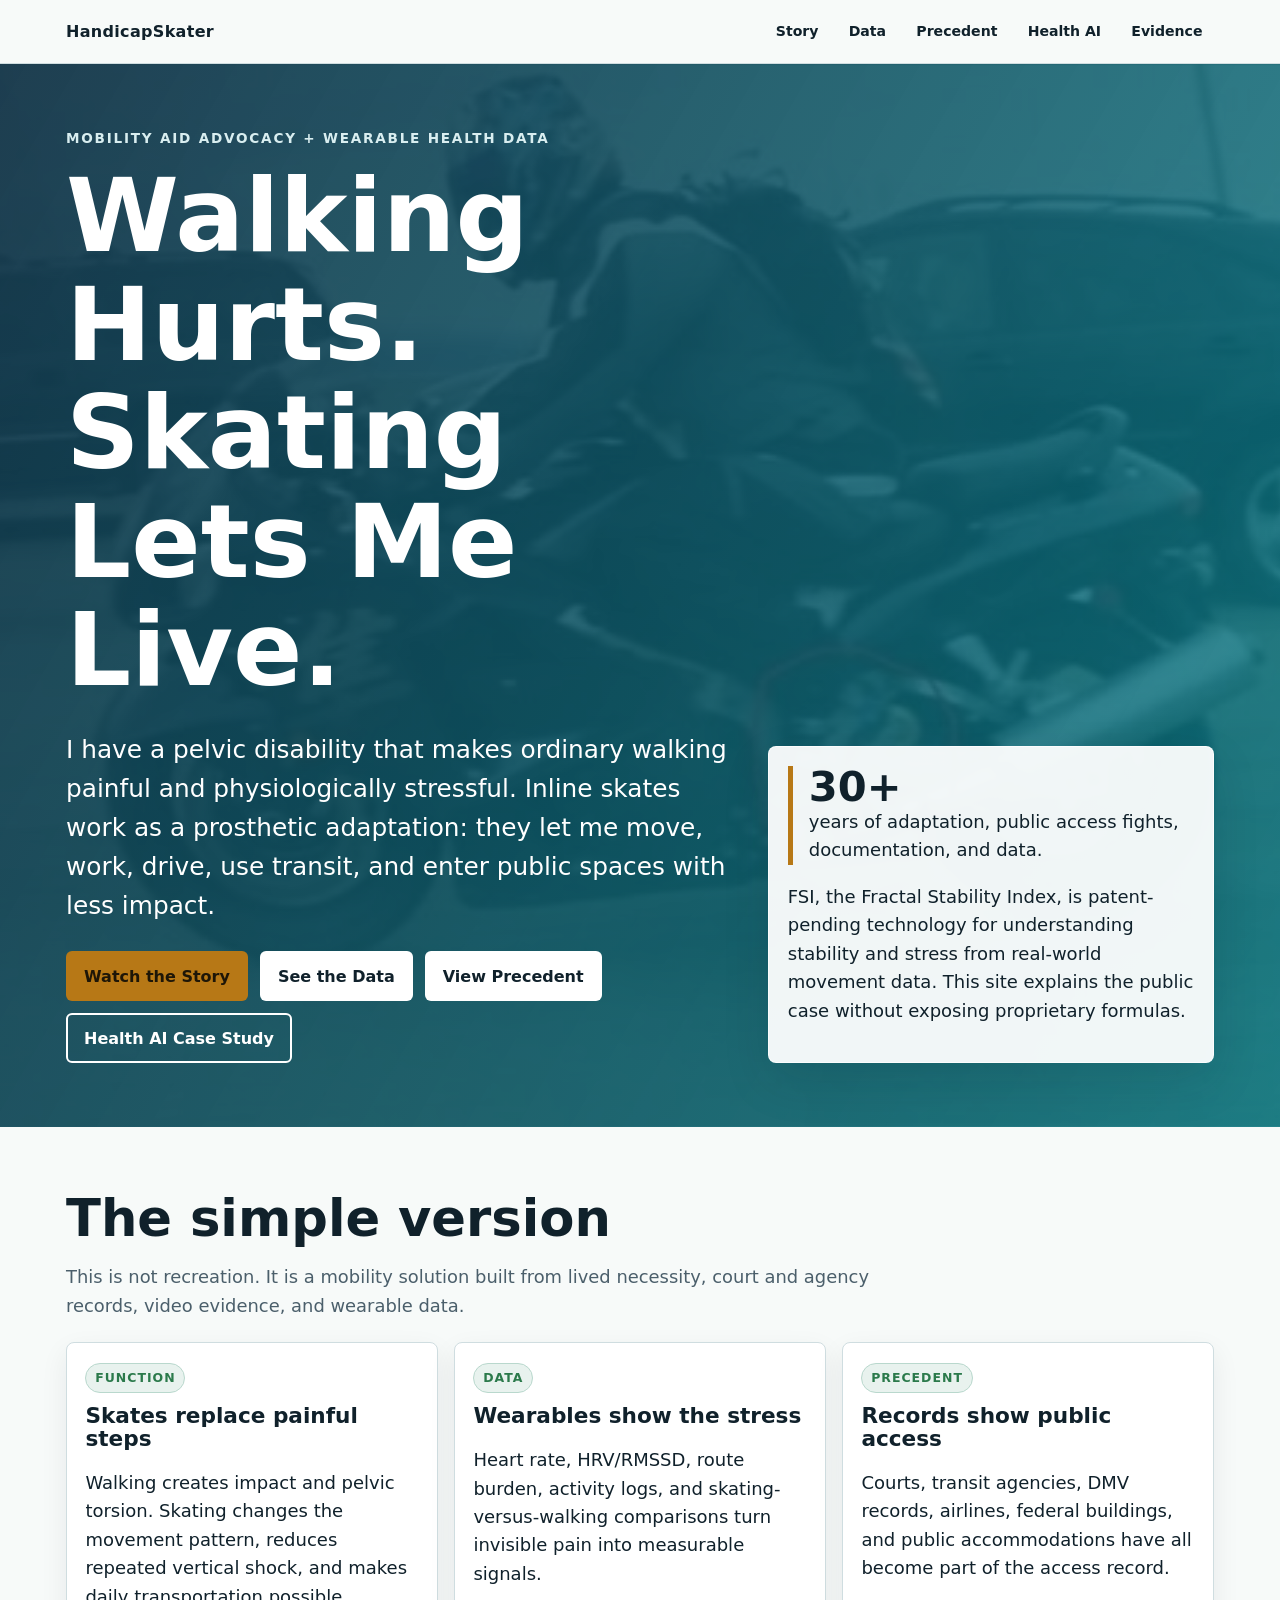
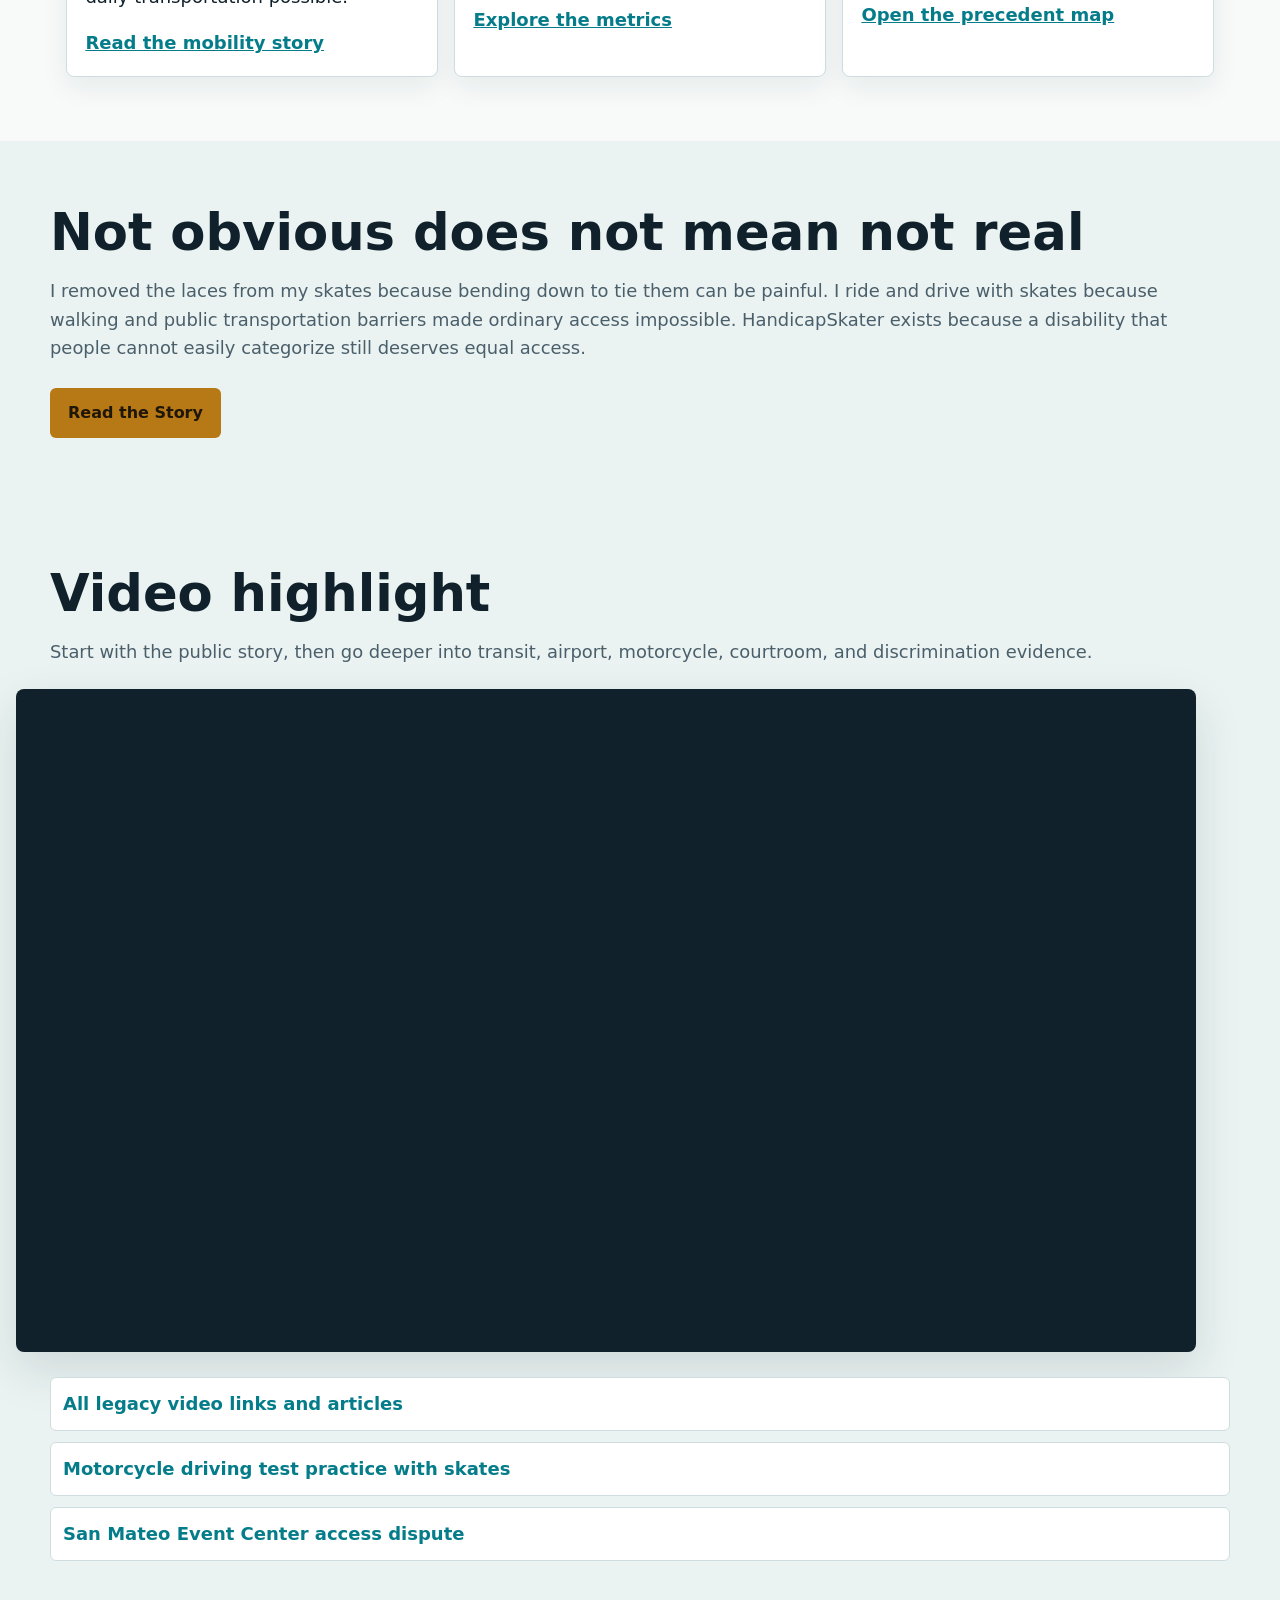
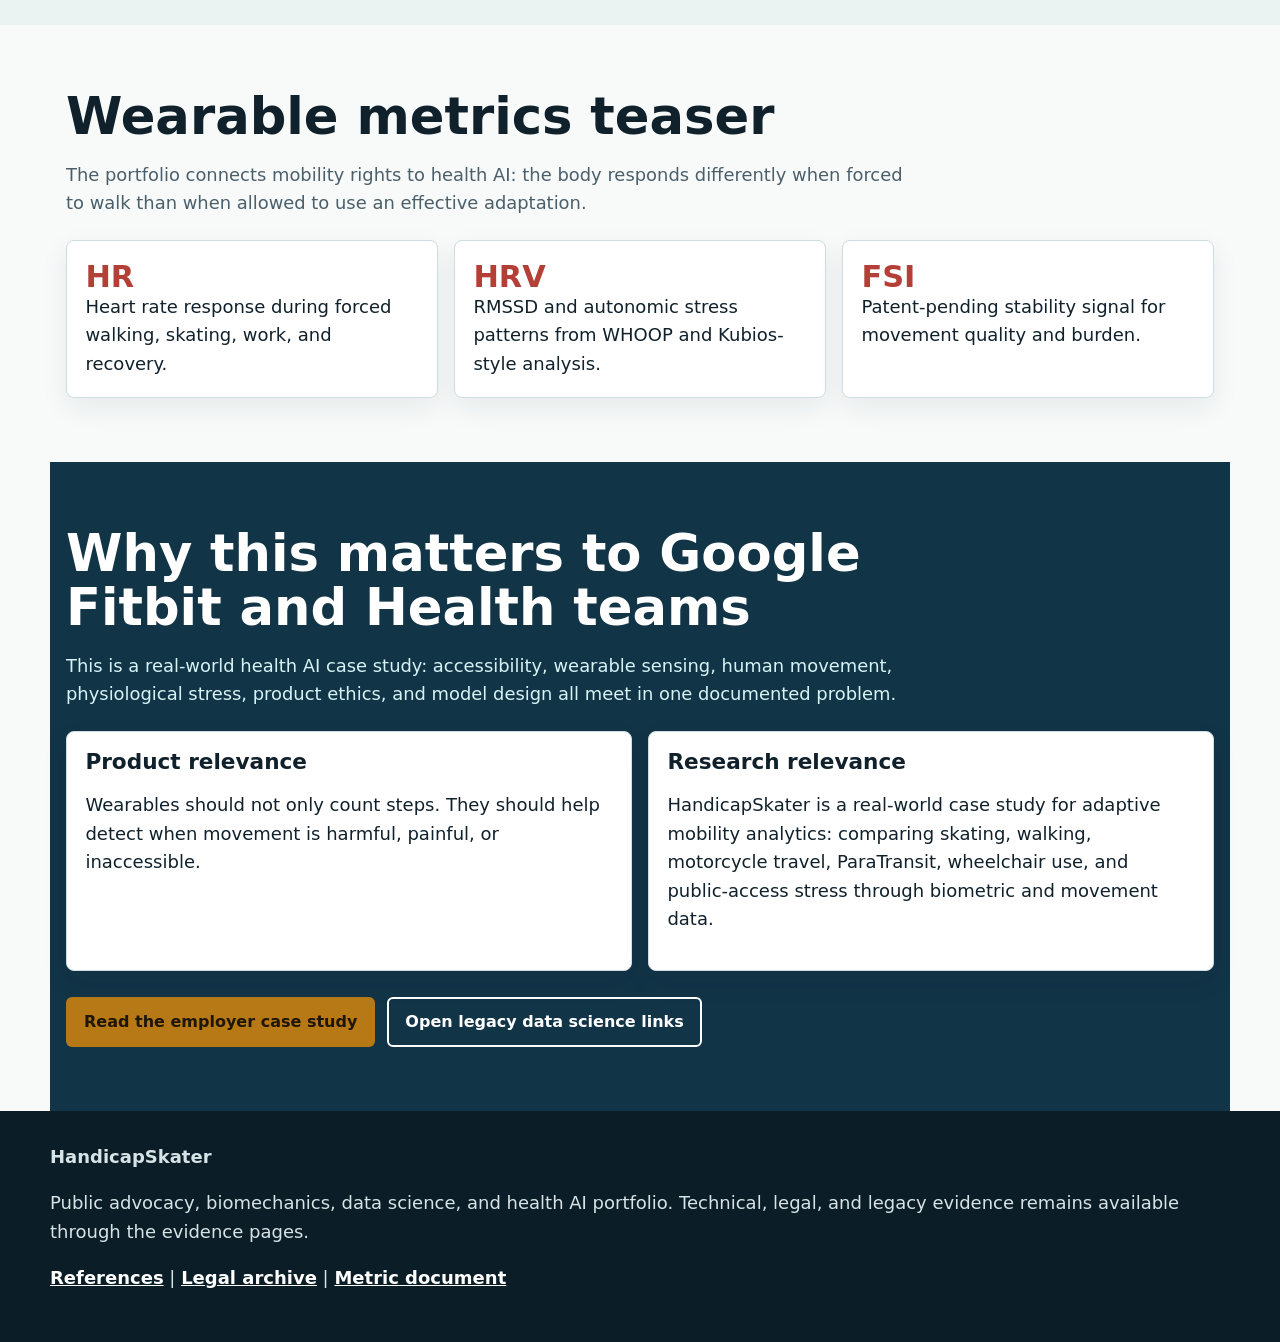
<file: index.htm>
<!doctype html>
<html lang="en">
<head>
  <meta charset="utf-8">
  <meta http-equiv="refresh" content="0; url=index.html">
  <title>HandicapSkater</title>
</head>
<body>
  <p><a href="index.html">Go to HandicapSkater</a></p>
</body>
</html>
</file>
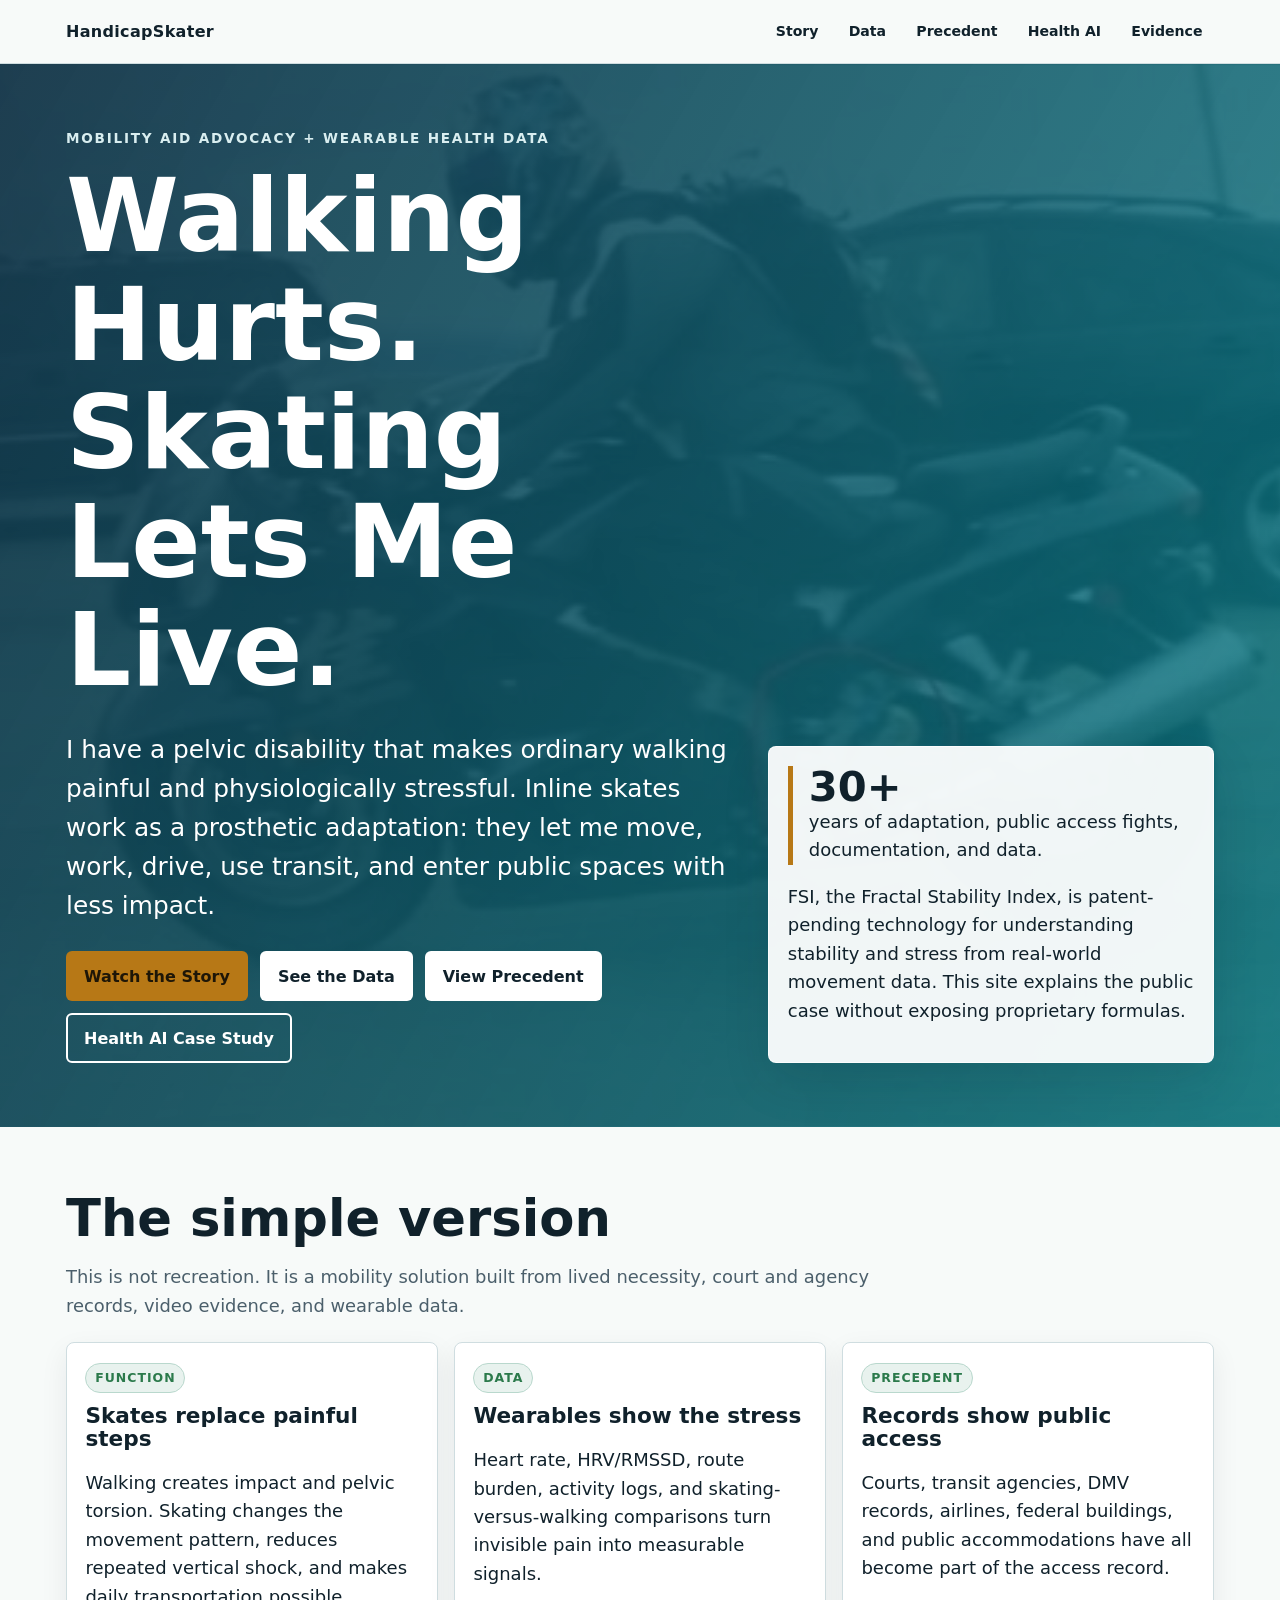
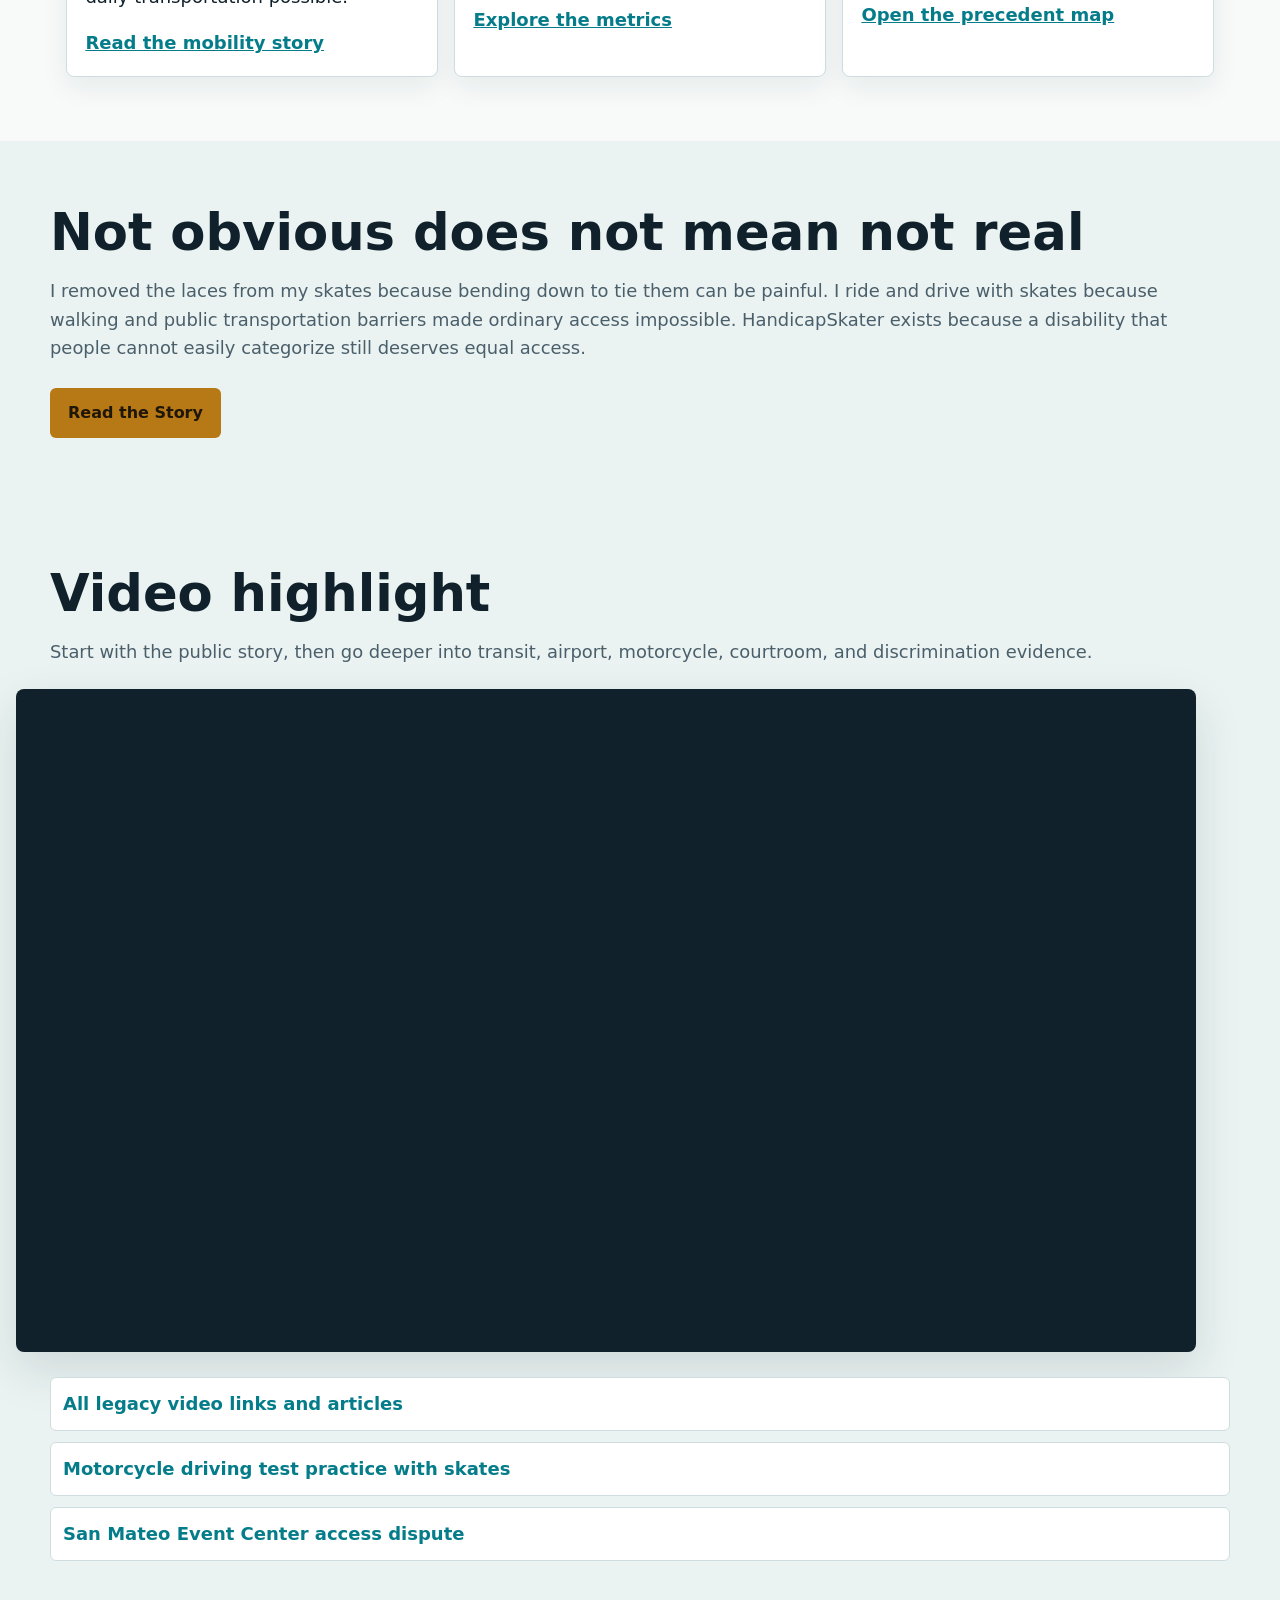
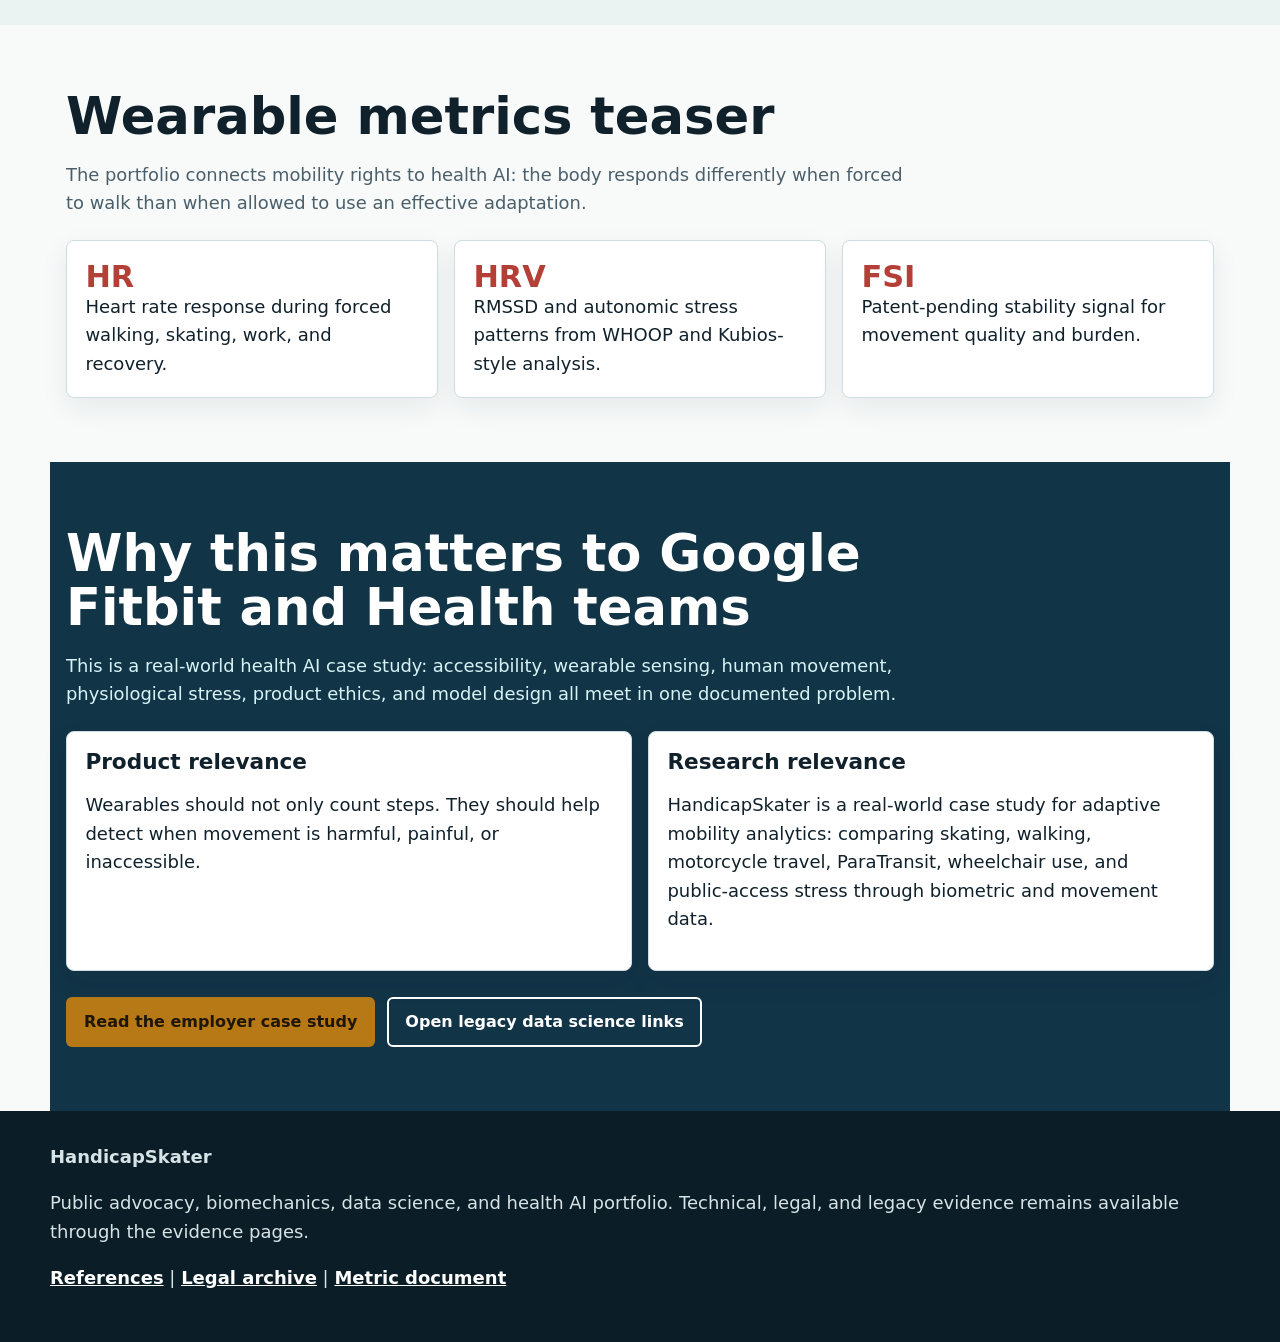
<file: index.html>
<!doctype html>
<html lang="en">
<head>
  <meta charset="utf-8">
  <meta name="viewport" content="width=device-width, initial-scale=1">
  <meta name="description" content="HandicapSkater is a public advocacy, data science, and health AI portfolio about inline skates used as a mobility aid for pelvic disability.">
  <title>HandicapSkater | Mobility Advocacy, Data Science, and Health AI</title>
  <link rel="icon" href="common/images/favicon.ico" type="image/x-icon">
  <link rel="stylesheet" href="advocacy-site.css">
</head>
<body>
  <a class="skip-link" href="#main">Skip to content</a>
  <header class="site-header">
    <div class="nav-wrap">
      <a class="brand" href="index.html">HandicapSkater</a>
      <nav class="site-nav" aria-label="Main navigation">
        <a href="story.html">Story</a>
        <a href="data.html">Data</a>
        <a href="precedent.html">Precedent</a>
        <a href="health-ai.html">Health AI</a>
        <a href="media.htm">Evidence</a>
      </nav>
    </div>
  </header>

  <main id="main">
    <section class="hero">
      <div class="hero-inner hero-grid">
        <div>
          <p class="eyebrow">Mobility aid advocacy + wearable health data</p>
          <h1>Walking Hurts. Skating Lets Me Live.</h1>
          <p class="lead">I have a pelvic disability that makes ordinary walking painful and physiologically stressful. Inline skates work as a prosthetic adaptation: they let me move, work, drive, use transit, and enter public spaces with less impact.</p>
          <div class="button-row">
            <a class="btn primary" href="#watch">Watch the Story</a>
            <a class="btn secondary" href="data.html">See the Data</a>
            <a class="btn secondary" href="precedent.html">View Precedent</a>
            <a class="btn outline" href="health-ai.html">Health AI Case Study</a>
          </div>
        </div>
        <aside class="hero-card" aria-label="Case summary">
          <div class="stat">
            <strong>30+</strong>
            years of adaptation, public access fights, documentation, and data.
          </div>
          <p>FSI, the Fractal Stability Index, is patent-pending technology for understanding stability and stress from real-world movement data. This site explains the public case without exposing proprietary formulas.</p>
        </aside>
      </div>
    </section>

    <section class="section">
      <div class="section-header">
        <h2>The simple version</h2>
        <p>This is not recreation. It is a mobility solution built from lived necessity, court and agency records, video evidence, and wearable data.</p>
      </div>
      <div class="grid three">
        <article class="card">
          <span class="tag">Function</span>
          <h3>Skates replace painful steps</h3>
          <p>Walking creates impact and pelvic torsion. Skating changes the movement pattern, reduces repeated vertical shock, and makes daily transportation possible.</p>
          <a href="story.html">Read the mobility story</a>
        </article>
        <article class="card">
          <span class="tag">Data</span>
          <h3>Wearables show the stress</h3>
          <p>Heart rate, HRV/RMSSD, route burden, activity logs, and skating-versus-walking comparisons turn invisible pain into measurable signals.</p>
          <a href="data.html">Explore the metrics</a>
        </article>
        <article class="card">
          <span class="tag">Precedent</span>
          <h3>Records show public access</h3>
          <p>Courts, transit agencies, DMV records, airlines, federal buildings, and public accommodations have all become part of the access record.</p>
          <a href="precedent.html">Open the precedent map</a>
        </article>
      </div>
    </section>

    <section class="section alt">
      <div class="section-header">
        <h2>Not obvious does not mean not real</h2>
        <p>I removed the laces from my skates because bending down to tie them can be painful. I ride and drive with skates because walking and public transportation barriers made ordinary access impossible. HandicapSkater exists because a disability that people cannot easily categorize still deserves equal access.</p>
      </div>
      <div class="button-row">
        <a class="btn primary" href="story.html">Read the Story</a>
      </div>
    </section>

    <section class="section alt" id="watch">
      <div class="section-header">
        <h2>Video highlight</h2>
        <p>Start with the public story, then go deeper into transit, airport, motorcycle, courtroom, and discrimination evidence.</p>
      </div>
      <iframe class="video-frame" src="https://www.youtube.com/embed/T9-aQNxP1q8" title="HandicapSkater story video" allowfullscreen></iframe>
      <ul class="media-list">
        <li><a href="videos.html">All legacy video links and articles</a></li>
        <li><a href="https://rumble.com/v15qjar-lollipop-practice-4-eye-view.html" target="_blank" rel="noopener">Motorcycle driving test practice with skates</a></li>
        <li><a href="https://youtu.be/EijkC5dXRj0?si=q2duAMcvJuW4E1Sj" target="_blank" rel="noopener">San Mateo Event Center access dispute</a></li>
      </ul>
    </section>

    <section class="section">
      <div class="section-header">
        <h2>Wearable metrics teaser</h2>
        <p>The portfolio connects mobility rights to health AI: the body responds differently when forced to walk than when allowed to use an effective adaptation.</p>
      </div>
      <div class="grid three">
        <div class="metric"><strong>HR</strong> Heart rate response during forced walking, skating, work, and recovery.</div>
        <div class="metric"><strong>HRV</strong> RMSSD and autonomic stress patterns from WHOOP and Kubios-style analysis.</div>
        <div class="metric"><strong>FSI</strong> Patent-pending stability signal for movement quality and burden.</div>
      </div>
    </section>

    <section class="section portfolio-band">
      <div class="section-header">
        <h2>Why this matters to Google Fitbit and Health teams</h2>
        <p>This is a real-world health AI case study: accessibility, wearable sensing, human movement, physiological stress, product ethics, and model design all meet in one documented problem.</p>
      </div>
      <div class="grid two">
        <article class="card">
          <h3>Product relevance</h3>
          <p>Wearables should not only count steps. They should help detect when movement is harmful, painful, or inaccessible.</p>
        </article>
        <article class="card">
          <h3>Research relevance</h3>
          <p>HandicapSkater is a real-world case study for adaptive mobility analytics: comparing skating, walking, motorcycle travel, ParaTransit, wheelchair use, and public-access stress through biometric and movement data.</p>
        </article>
      </div>
      <div class="button-row">
        <a class="btn primary" href="health-ai.html">Read the employer case study</a>
        <a class="btn outline" href="datascience.htm">Open legacy data science links</a>
      </div>
    </section>
  </main>

  <footer class="site-footer">
    <div>
      <strong>HandicapSkater</strong>
      <p>Public advocacy, biomechanics, data science, and health AI portfolio. Technical, legal, and legacy evidence remains available through the evidence pages.</p>
      <p><a href="references.htm">References</a> | <a href="pleadings-backup.html">Legal archive</a> | <a href="common/doc/HandicapSkater Metric.doc">Metric document</a></p>
    </div>
  </footer>
</body>
</html>
</file>
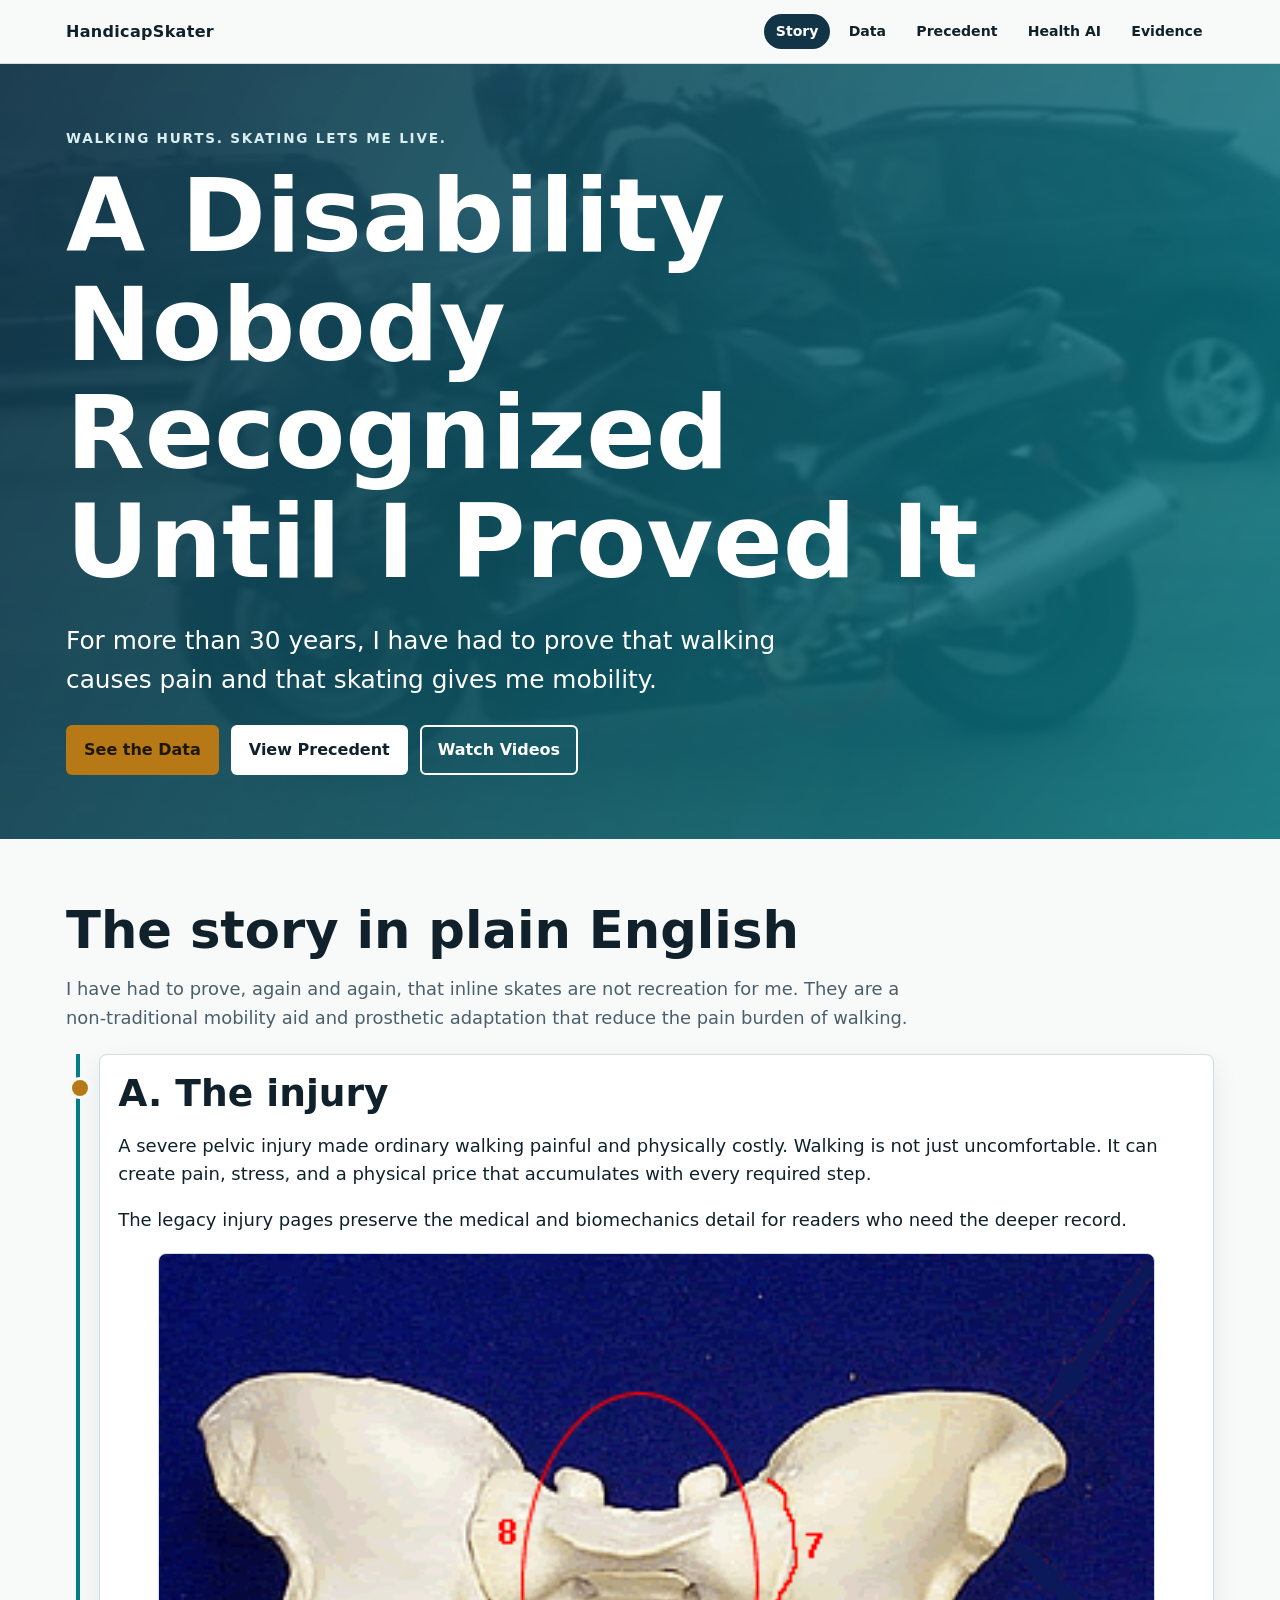
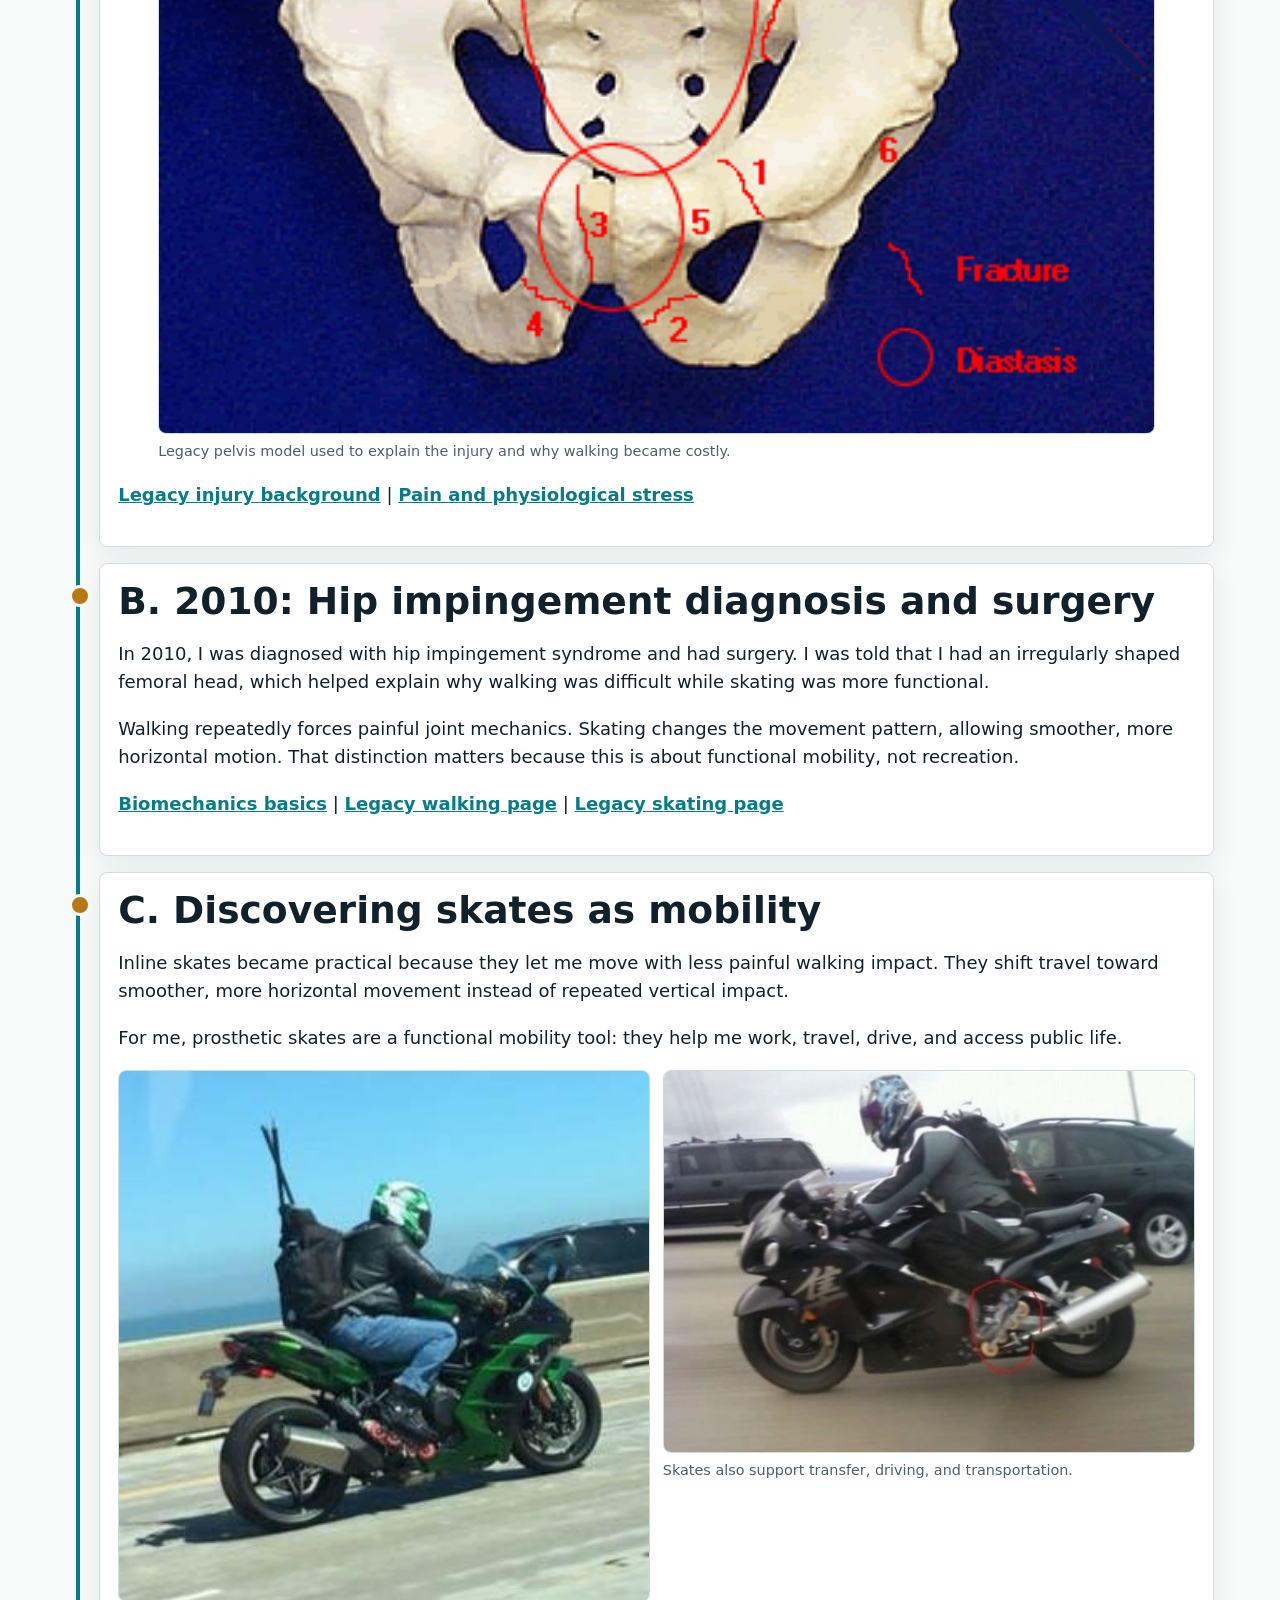
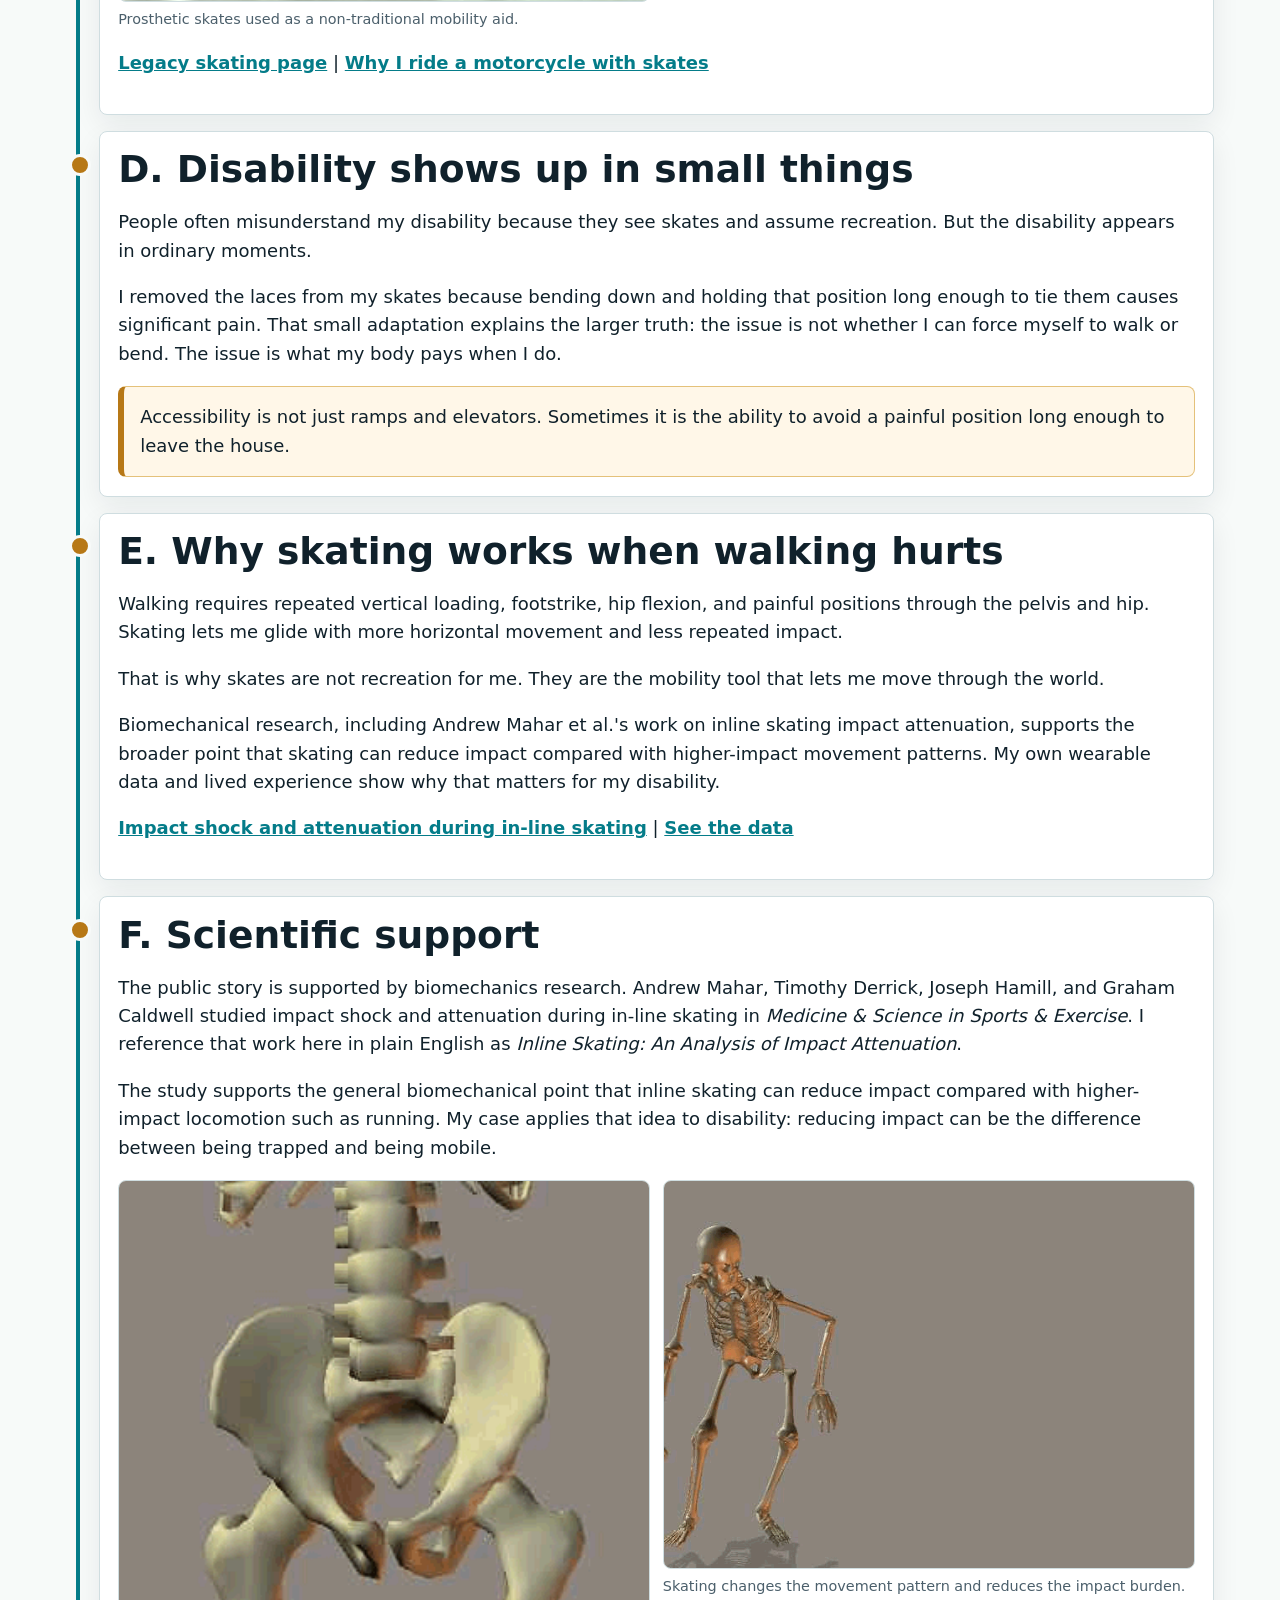
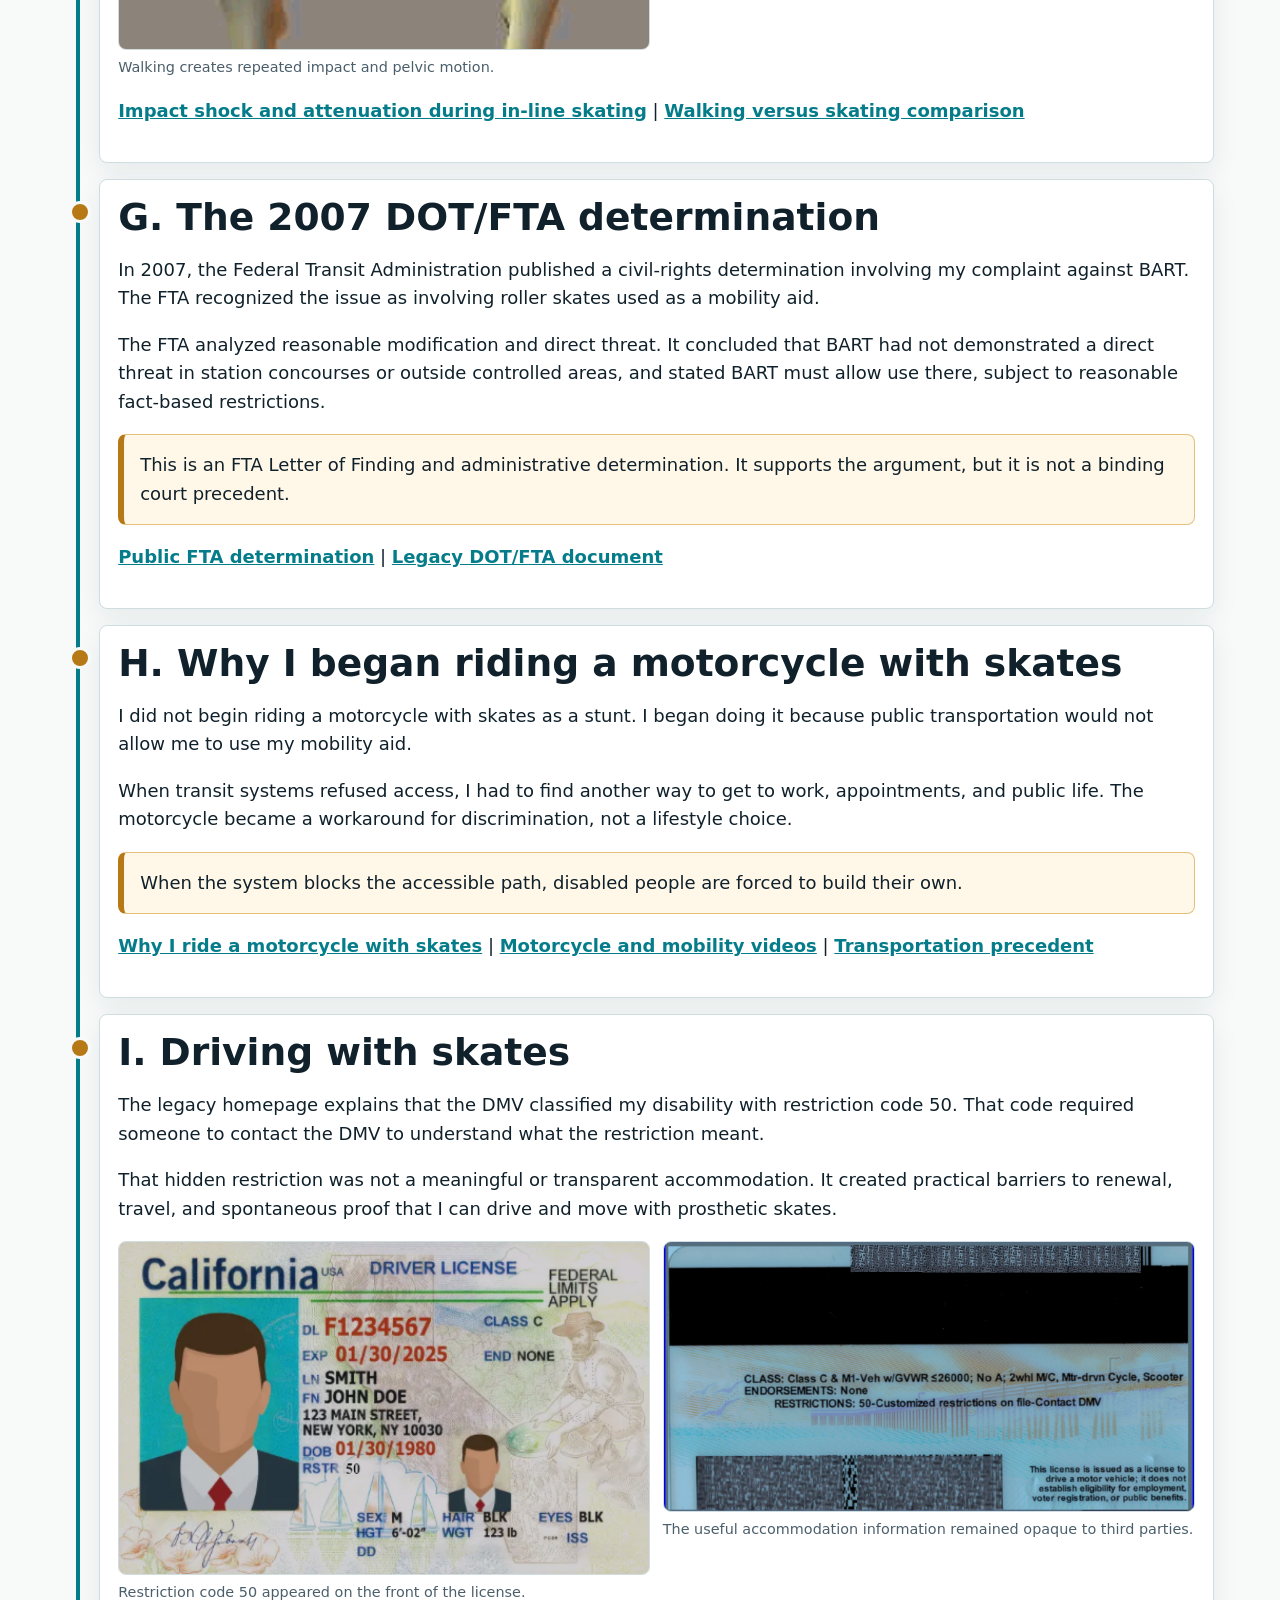
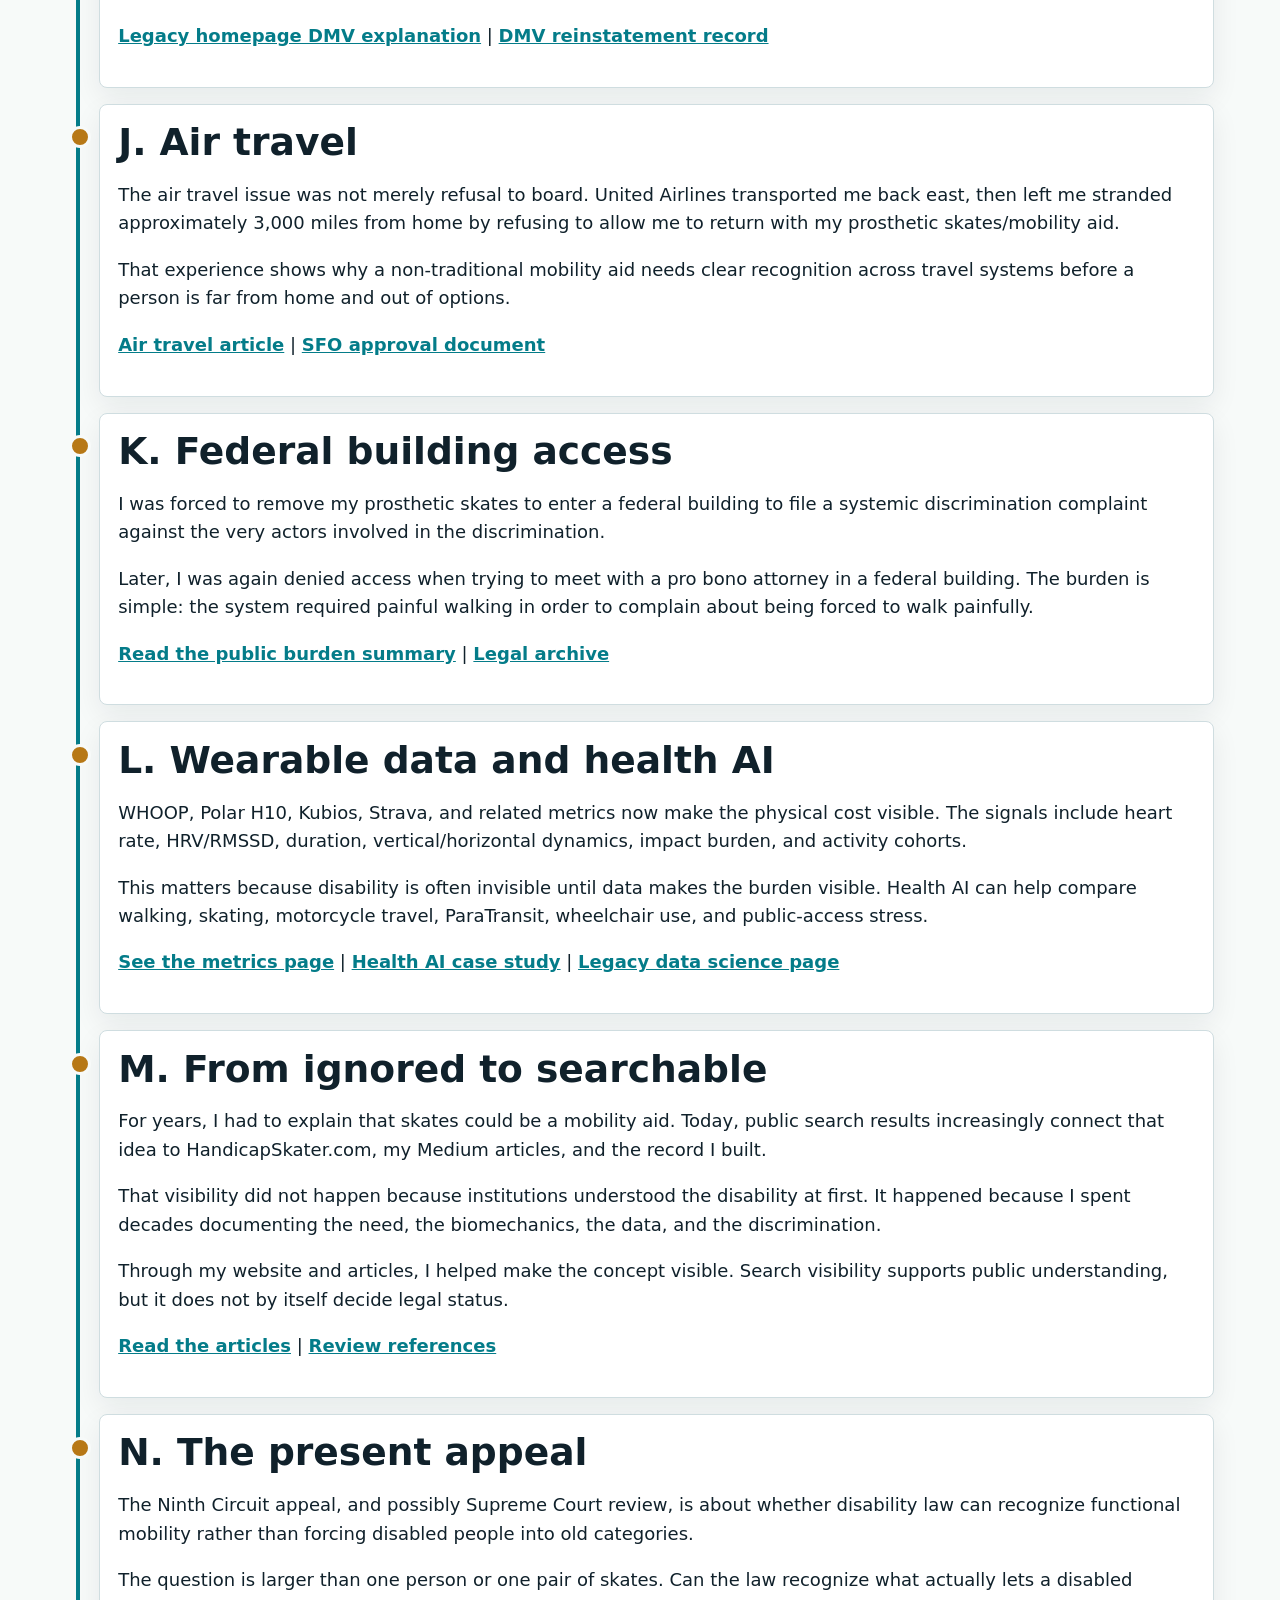
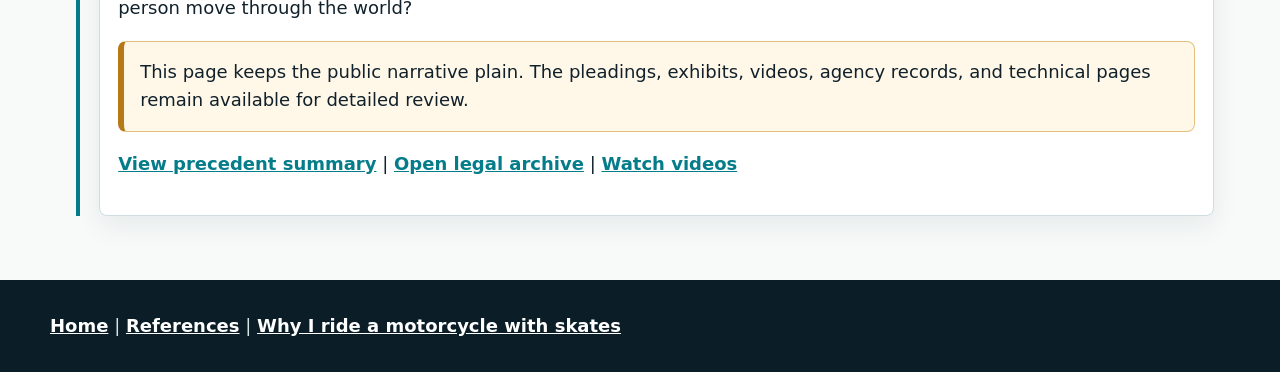
<file: story/index.html>
<!doctype html>
<html lang="en">
<head>
  <meta charset="utf-8">
  <meta http-equiv="refresh" content="0; url=../story.html">
  <title>Story Timeline | HandicapSkater</title>
</head>
<body>
  <p><a href="../story.html">Go to the HandicapSkater story timeline</a></p>
</body>
</html>
</file>
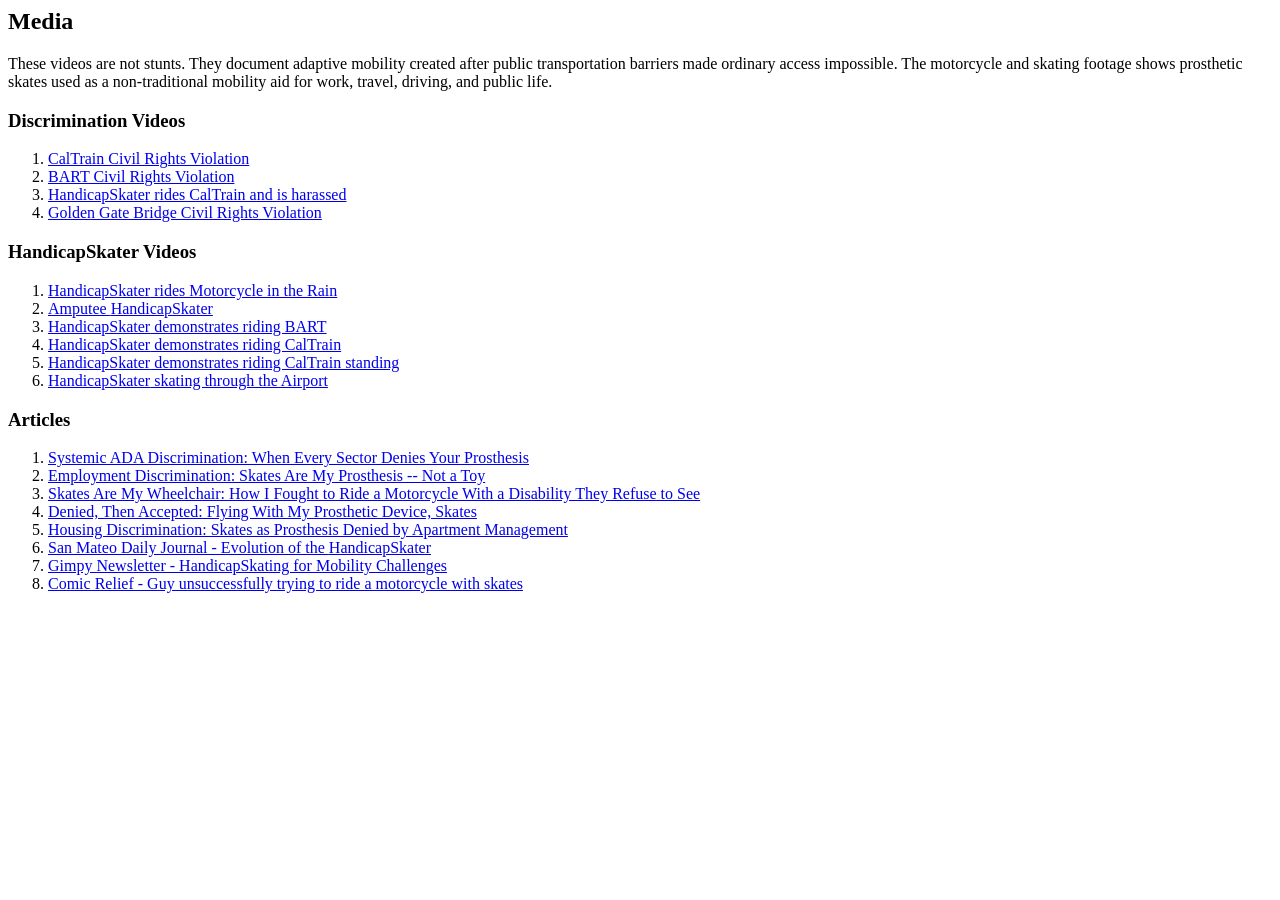
<file: videos/index.html>
<!doctype html>
<html lang="en">
<head>
  <meta charset="utf-8">
  <meta http-equiv="refresh" content="0; url=../media.htm">
  <title>Videos | HandicapSkater</title>
</head>
<body>
  <p><a href="../media.htm">Go to HandicapSkater videos and media</a></p>
</body>
</html>
</file>
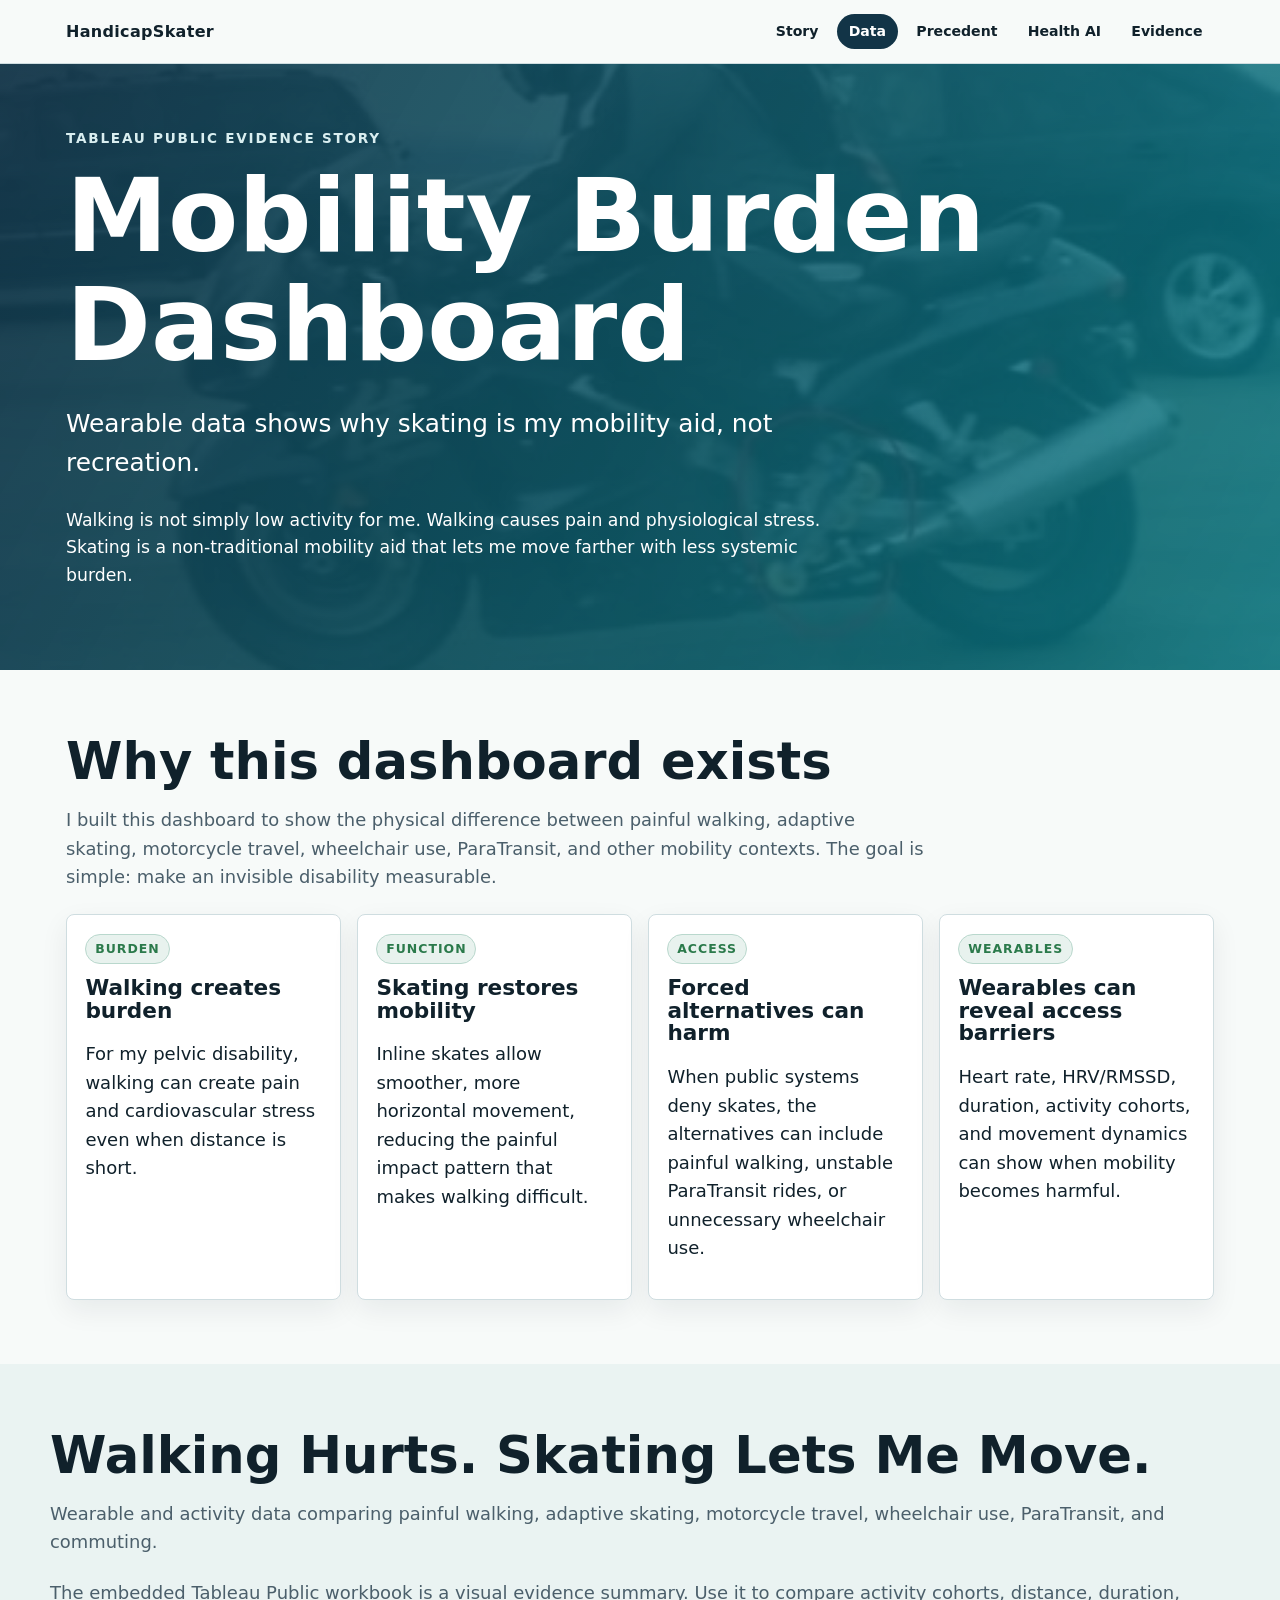
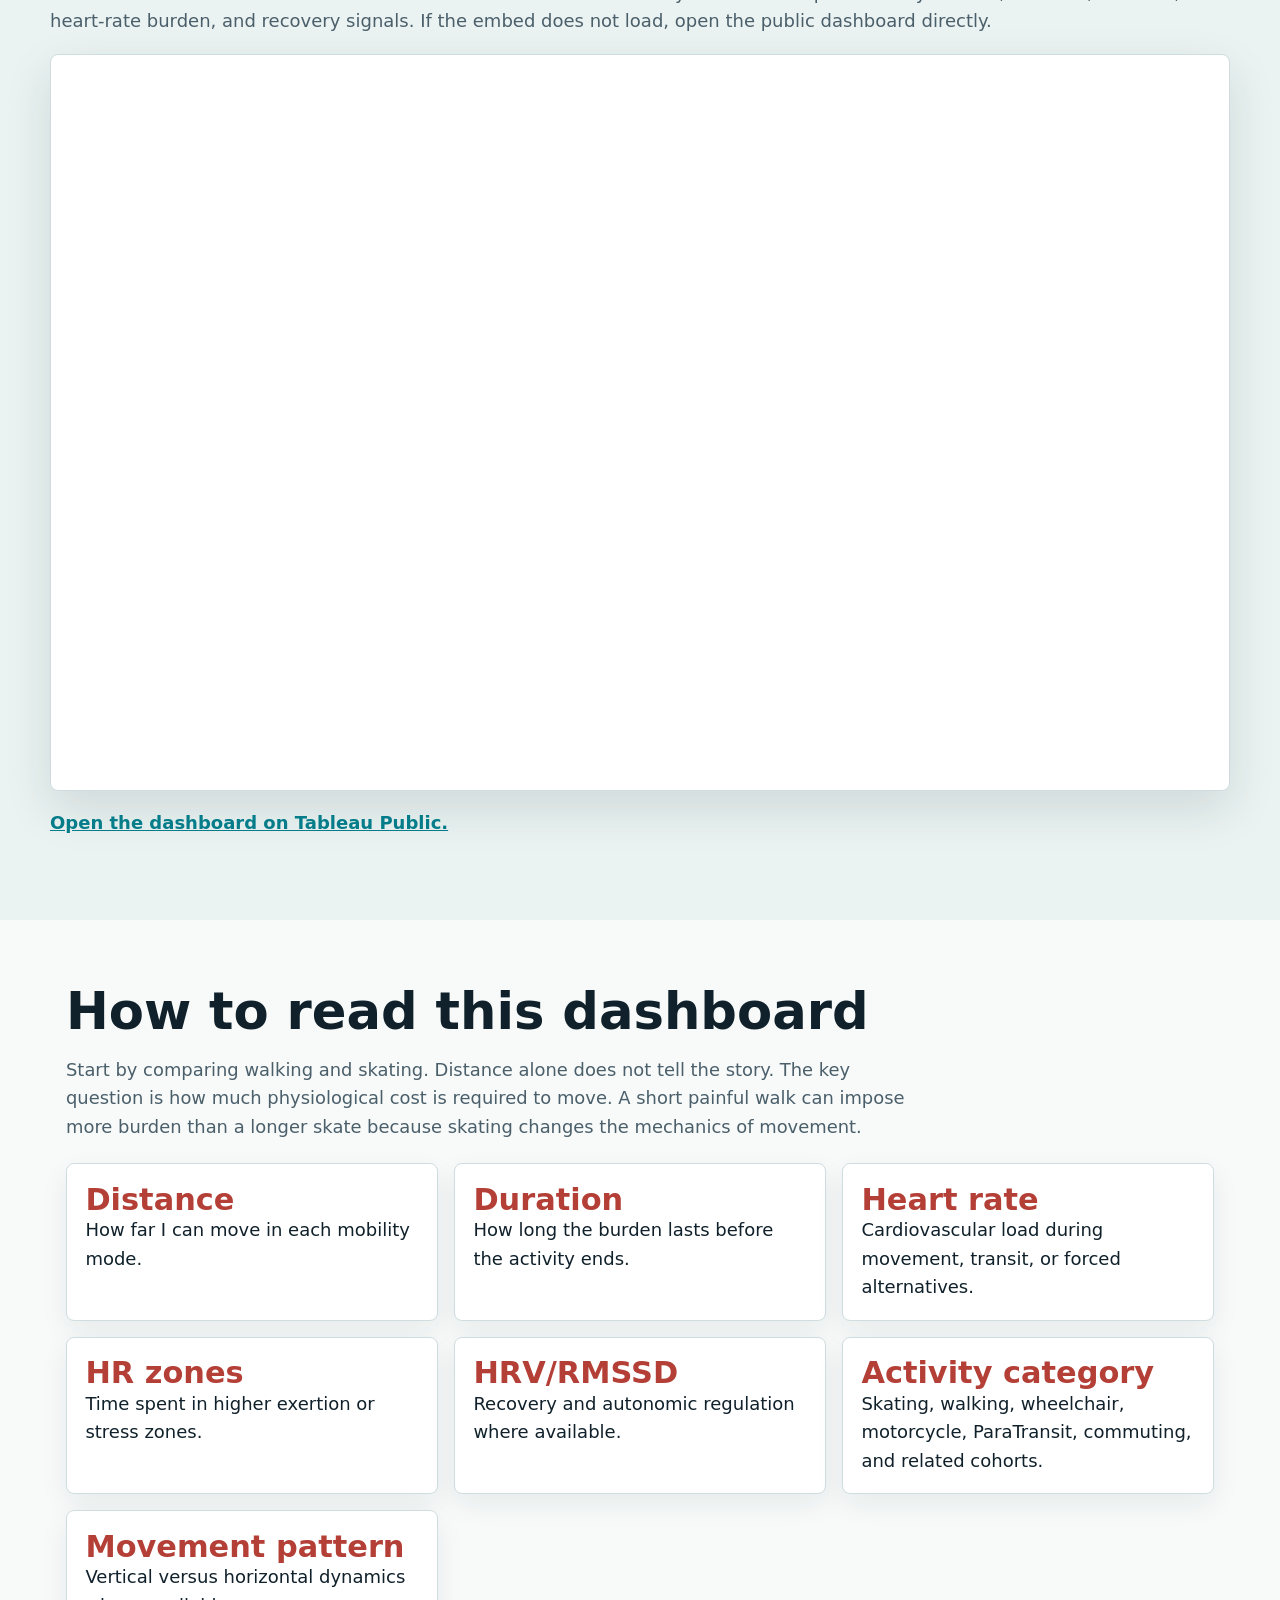
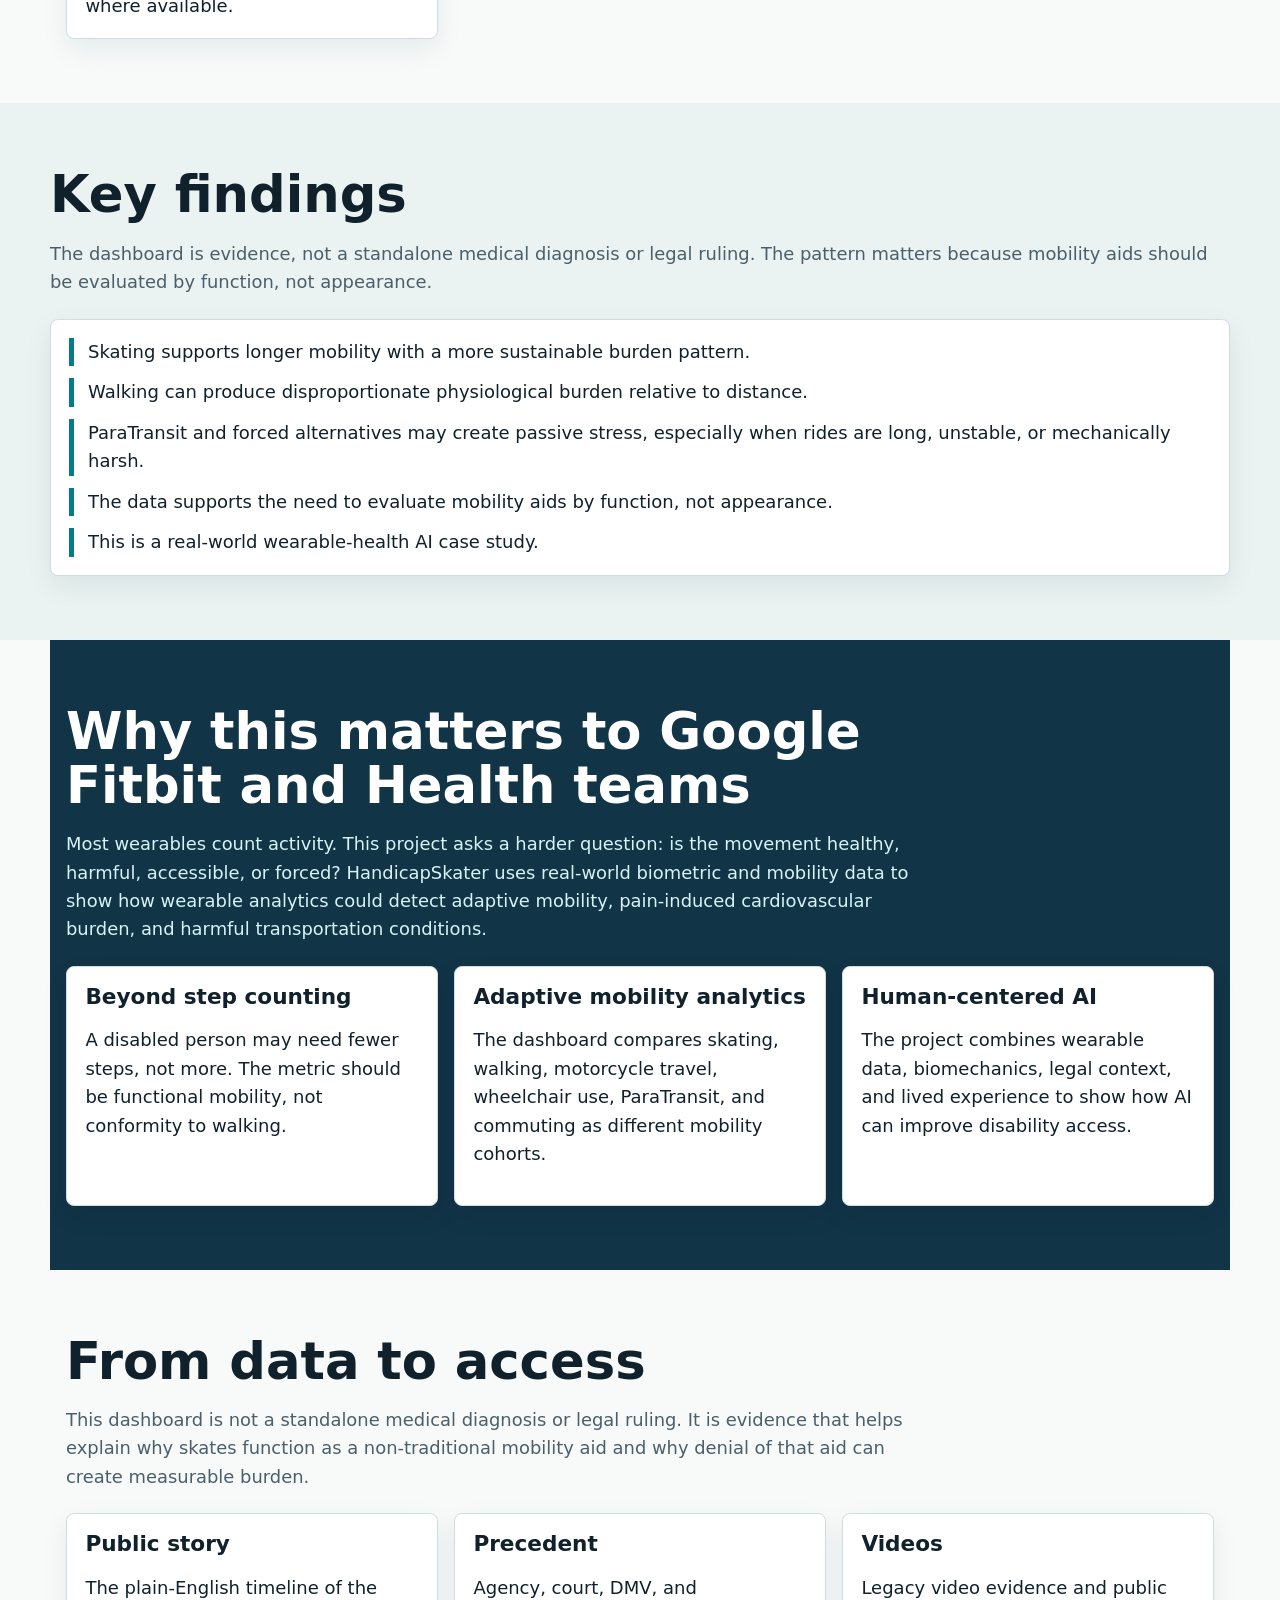
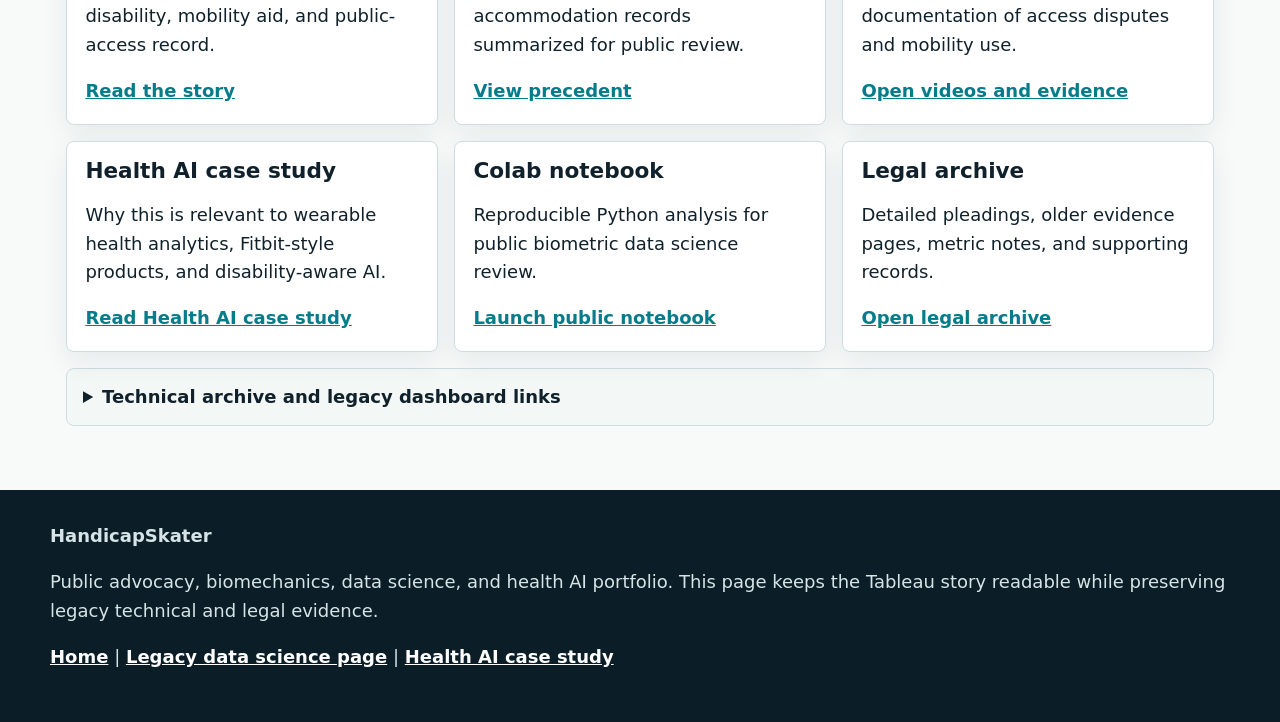
<file: data.html>
<!doctype html>
<html lang="en">
<head>
  <meta charset="utf-8">
  <meta name="viewport" content="width=device-width, initial-scale=1">
  <meta name="description" content="Mobility Burden Dashboard for HandicapSkater: Tableau Public evidence story using wearable data, disability access, HR, HRV/RMSSD, mobility cohorts, and Health AI relevance.">
  <title>Mobility Burden Dashboard | HandicapSkater</title>
  <link rel="icon" href="common/images/favicon.ico" type="image/x-icon">
  <link rel="stylesheet" href="advocacy-site.css">
</head>
<body>
  <a class="skip-link" href="#main">Skip to content</a>
  <header class="site-header">
    <div class="nav-wrap">
      <a class="brand" href="index.html">HandicapSkater</a>
      <nav class="site-nav" aria-label="Main navigation">
        <a href="story.html">Story</a>
        <a aria-current="page" href="data.html">Data</a>
        <a href="precedent.html">Precedent</a>
        <a href="health-ai.html">Health AI</a>
        <a href="media.htm">Evidence</a>
      </nav>
    </div>
  </header>

  <main id="main">
    <section class="hero">
      <div class="hero-inner">
        <p class="eyebrow">Tableau Public evidence story</p>
        <h1>Mobility Burden Dashboard</h1>
        <p class="lead">Wearable data shows why skating is my mobility aid, not recreation.</p>
        <p class="hero-copy">Walking is not simply low activity for me. Walking causes pain and physiological stress. Skating is a non-traditional mobility aid that lets me move farther with less systemic burden.</p>
      </div>
    </section>

    <section class="section">
      <div class="section-header">
        <h2>Why this dashboard exists</h2>
        <p>I built this dashboard to show the physical difference between painful walking, adaptive skating, motorcycle travel, wheelchair use, ParaTransit, and other mobility contexts. The goal is simple: make an invisible disability measurable.</p>
      </div>
      <div class="grid four">
        <article class="card">
          <span class="tag">Burden</span>
          <h3>Walking creates burden</h3>
          <p>For my pelvic disability, walking can create pain and cardiovascular stress even when distance is short.</p>
        </article>
        <article class="card">
          <span class="tag">Function</span>
          <h3>Skating restores mobility</h3>
          <p>Inline skates allow smoother, more horizontal movement, reducing the painful impact pattern that makes walking difficult.</p>
        </article>
        <article class="card">
          <span class="tag">Access</span>
          <h3>Forced alternatives can harm</h3>
          <p>When public systems deny skates, the alternatives can include painful walking, unstable ParaTransit rides, or unnecessary wheelchair use.</p>
        </article>
        <article class="card">
          <span class="tag">Wearables</span>
          <h3>Wearables can reveal access barriers</h3>
          <p>Heart rate, HRV/RMSSD, duration, activity cohorts, and movement dynamics can show when mobility becomes harmful.</p>
        </article>
      </div>
    </section>

    <section class="section alt" aria-labelledby="dashboard-title">
      <div class="section-header">
        <h2 id="dashboard-title">Walking Hurts. Skating Lets Me Move.</h2>
        <p>Wearable and activity data comparing painful walking, adaptive skating, motorcycle travel, wheelchair use, ParaTransit, and commuting.</p>
      </div>
      <p class="tableau-context">The embedded Tableau Public workbook is a visual evidence summary. Use it to compare activity cohorts, distance, duration, heart-rate burden, and recovery signals. If the embed does not load, open the public dashboard directly.</p>
      <div class="tableau-frame" role="region" aria-label="Embedded Tableau Public dashboard for HandicapSkater mobility burden analysis">
        <iframe
          title="HandicapSkaterAnalysis Tableau Public mobility burden dashboard"
          src="https://public.tableau.com/views/MobilityAidAnalytics/Analytics?:showVizHome=no&:embed=true&:display_count=n&:origin=viz_share_link"
          loading="lazy"
          allowfullscreen>
        </iframe>
      </div>
      <p class="fallback-link"><a href="https://public.tableau.com/views/MobilityAidAnalytics/Analytics?:language=en-US&:display_count=n&:origin=viz_share_link" target="_blank" rel="noopener">Open the dashboard on Tableau Public.</a></p>
    </section>

    <section class="section">
      <div class="section-header">
        <h2>How to read this dashboard</h2>
        <p>Start by comparing walking and skating. Distance alone does not tell the story. The key question is how much physiological cost is required to move. A short painful walk can impose more burden than a longer skate because skating changes the mechanics of movement.</p>
      </div>
      <div class="grid three">
        <article class="metric"><strong>Distance</strong> How far I can move in each mobility mode.</article>
        <article class="metric"><strong>Duration</strong> How long the burden lasts before the activity ends.</article>
        <article class="metric"><strong>Heart rate</strong> Cardiovascular load during movement, transit, or forced alternatives.</article>
        <article class="metric"><strong>HR zones</strong> Time spent in higher exertion or stress zones.</article>
        <article class="metric"><strong>HRV/RMSSD</strong> Recovery and autonomic regulation where available.</article>
        <article class="metric"><strong>Activity category</strong> Skating, walking, wheelchair, motorcycle, ParaTransit, commuting, and related cohorts.</article>
        <article class="metric"><strong>Movement pattern</strong> Vertical versus horizontal dynamics where available.</article>
      </div>
    </section>

    <section class="section alt">
      <div class="section-header">
        <h2>Key findings</h2>
        <p>The dashboard is evidence, not a standalone medical diagnosis or legal ruling. The pattern matters because mobility aids should be evaluated by function, not appearance.</p>
      </div>
      <div class="evidence-panel">
        <ul class="check-list">
          <li>Skating supports longer mobility with a more sustainable burden pattern.</li>
          <li>Walking can produce disproportionate physiological burden relative to distance.</li>
          <li>ParaTransit and forced alternatives may create passive stress, especially when rides are long, unstable, or mechanically harsh.</li>
          <li>The data supports the need to evaluate mobility aids by function, not appearance.</li>
          <li>This is a real-world wearable-health AI case study.</li>
        </ul>
      </div>
    </section>

    <section class="section portfolio-band">
      <div class="section-header">
        <h2>Why this matters to Google Fitbit and Health teams</h2>
        <p>Most wearables count activity. This project asks a harder question: is the movement healthy, harmful, accessible, or forced? HandicapSkater uses real-world biometric and mobility data to show how wearable analytics could detect adaptive mobility, pain-induced cardiovascular burden, and harmful transportation conditions.</p>
      </div>
      <div class="grid three">
        <article class="card">
          <h3>Beyond step counting</h3>
          <p>A disabled person may need fewer steps, not more. The metric should be functional mobility, not conformity to walking.</p>
        </article>
        <article class="card">
          <h3>Adaptive mobility analytics</h3>
          <p>The dashboard compares skating, walking, motorcycle travel, wheelchair use, ParaTransit, and commuting as different mobility cohorts.</p>
        </article>
        <article class="card">
          <h3>Human-centered AI</h3>
          <p>The project combines wearable data, biomechanics, legal context, and lived experience to show how AI can improve disability access.</p>
        </article>
      </div>
    </section>

    <section class="section">
      <div class="section-header">
        <h2>From data to access</h2>
        <p>This dashboard is not a standalone medical diagnosis or legal ruling. It is evidence that helps explain why skates function as a non-traditional mobility aid and why denial of that aid can create measurable burden.</p>
      </div>
      <div class="grid three">
        <article class="card"><h3>Public story</h3><p>The plain-English timeline of the disability, mobility aid, and public-access record.</p><a href="story.html">Read the story</a></article>
        <article class="card"><h3>Precedent</h3><p>Agency, court, DMV, and accommodation records summarized for public review.</p><a href="precedent.html">View precedent</a></article>
        <article class="card"><h3>Videos</h3><p>Legacy video evidence and public documentation of access disputes and mobility use.</p><a href="media.htm">Open videos and evidence</a></article>
        <article class="card"><h3>Health AI case study</h3><p>Why this is relevant to wearable health analytics, Fitbit-style products, and disability-aware AI.</p><a href="health-ai.html">Read Health AI case study</a></article>
        <article class="card"><h3>Colab notebook</h3><p>Reproducible Python analysis for public biometric data science review.</p><a href="https://colab.research.google.com/github/handicapskater/datascience/blob/main/HandicapSkater-Public.ipynb" target="_blank" rel="noopener">Launch public notebook</a></article>
        <article class="card"><h3>Legal archive</h3><p>Detailed pleadings, older evidence pages, metric notes, and supporting records.</p><a href="pleadings-backup.html">Open legal archive</a></article>
      </div>
      <details>
        <summary>Technical archive and legacy dashboard links</summary>
        <p><a href="datascience.htm">Legacy data science page</a>, <a href="https://public.tableau.com/views/MobilityAidAnalytics/Analytics?:language=en-US&:display_count=n&:origin=viz_share_link" target="_blank" rel="noopener">legacy Tableau Public dashboard</a>, <a href="conclusion.htm">walking versus skating comparison</a>, <a href="common/doc/HandicapSkater Metric.doc">HandicapSkater Metric document</a>, <a href="common/doc/HeartRateData-ManualLabor.pdf">manual labor HR data</a>, and <a href="common/doc/HeartRateData-PhysicalTherapy.pdf">physical therapy HR data</a>.</p>
      </details>
    </section>
  </main>

  <footer class="site-footer">
    <div>
      <strong>HandicapSkater</strong>
      <p>Public advocacy, biomechanics, data science, and health AI portfolio. This page keeps the Tableau story readable while preserving legacy technical and legal evidence.</p>
      <p><a href="index.html">Home</a> | <a href="datascience.htm">Legacy data science page</a> | <a href="health-ai.html">Health AI case study</a></p>
    </div>
  </footer>
</body>
</html>
</file>
<file: advocacy-site.css>
/* Public-facing HandicapSkater portfolio shell. */
:root {
  color-scheme: light;
  --ink: #10212b;
  --muted: #4b5f6b;
  --paper: #f7faf9;
  --panel: #ffffff;
  --line: #cfdde0;
  --navy: #123447;
  --teal: #047c89;
  --gold: #b77816;
  --red: #b43f36;
  --green: #2b7a4b;
  --shadow: 0 18px 48px rgba(16, 33, 43, 0.12);
  font-family: Inter, ui-sans-serif, system-ui, -apple-system, BlinkMacSystemFont, "Segoe UI", sans-serif;
}

* {
  box-sizing: border-box;
}

html {
  scroll-behavior: smooth;
}

body {
  margin: 0;
  background: var(--paper);
  color: var(--ink);
  font-size: 18px;
  line-height: 1.58;
}

a {
  color: var(--teal);
  font-weight: 700;
}

a:hover,
a:focus {
  color: var(--navy);
}

img,
iframe {
  max-width: 100%;
}

.skip-link {
  background: var(--ink);
  color: #fff;
  left: 1rem;
  padding: 0.75rem 1rem;
  position: absolute;
  top: -100px;
  z-index: 20;
}

.skip-link:focus {
  top: 1rem;
}

.site-header {
  background: rgba(247, 250, 249, 0.96);
  border-bottom: 1px solid var(--line);
  position: sticky;
  top: 0;
  z-index: 10;
}

.nav-wrap {
  align-items: center;
  display: flex;
  gap: 1rem;
  justify-content: space-between;
  margin: 0 auto;
  max-width: 1180px;
  padding: 0.85rem 1rem;
}

.brand {
  color: var(--ink);
  font-size: 1rem;
  font-weight: 900;
  letter-spacing: 0.02em;
  text-decoration: none;
}

.site-nav {
  display: flex;
  flex-wrap: wrap;
  gap: 0.45rem;
  justify-content: flex-end;
}

.site-nav a {
  border-radius: 999px;
  color: var(--ink);
  font-size: 0.88rem;
  font-weight: 800;
  padding: 0.42rem 0.72rem;
  text-decoration: none;
}

.site-nav a:hover,
.site-nav a:focus,
.site-nav a[aria-current="page"] {
  background: var(--navy);
  color: #fff;
}

.hero {
  background: linear-gradient(120deg, rgba(18, 52, 71, 0.94), rgba(4, 124, 137, 0.8)), url("common/images/HandicapSkater-Hayabusa-Full.jpeg") center / cover;
  color: #fff;
}

.hero-inner,
.section {
  margin: 0 auto;
  max-width: 1180px;
  padding: 4rem 1rem;
}

.hero-grid {
  display: grid;
  gap: 2rem;
  grid-template-columns: minmax(0, 1.2fr) minmax(280px, 0.8fr);
}

.eyebrow {
  color: #d9eef0;
  font-size: 0.85rem;
  font-weight: 900;
  letter-spacing: 0.13em;
  margin: 0 0 0.8rem;
  text-transform: uppercase;
}

h1,
h2,
h3 {
  line-height: 1.06;
  margin: 0;
}

h1 {
  font-size: clamp(3rem, 8vw, 6.4rem);
  letter-spacing: 0;
  max-width: 950px;
}

h2 {
  font-size: clamp(2rem, 4vw, 3.2rem);
}

h3 {
  font-size: 1.35rem;
}

.lead {
  font-size: clamp(1.18rem, 2vw, 1.55rem);
  max-width: 780px;
}

.hero-card {
  align-self: end;
  background: rgba(255, 255, 255, 0.94);
  border: 1px solid rgba(255, 255, 255, 0.8);
  border-radius: 8px;
  box-shadow: var(--shadow);
  color: var(--ink);
  padding: 1.2rem;
}

.stat {
  border-left: 5px solid var(--gold);
  padding-left: 1rem;
}

.stat strong {
  display: block;
  font-size: 2.6rem;
  line-height: 1;
}

.button-row {
  display: flex;
  flex-wrap: wrap;
  gap: 0.75rem;
  margin-top: 1.6rem;
}

.btn {
  align-items: center;
  border: 2px solid transparent;
  border-radius: 6px;
  display: inline-flex;
  font-size: 1rem;
  font-weight: 900;
  justify-content: center;
  min-height: 46px;
  padding: 0.65rem 1rem;
  text-decoration: none;
}

.btn.primary {
  background: var(--gold);
  color: #1e1607;
}

.btn.secondary {
  background: #fff;
  color: var(--ink);
}

.btn.outline {
  border-color: currentColor;
  color: #fff;
}

.section.alt {
  background: #eaf3f2;
  max-width: none;
}

.section.alt > * {
  margin-left: auto;
  margin-right: auto;
  max-width: 1180px;
}

.section-header {
  margin-bottom: 1.4rem;
  max-width: 860px;
}

.section-header p {
  color: var(--muted);
  font-size: 1.12rem;
}

.grid {
  display: grid;
  gap: 1rem;
}

.three {
  grid-template-columns: repeat(3, minmax(0, 1fr));
}

.four {
  grid-template-columns: repeat(4, minmax(0, 1fr));
}

.two {
  grid-template-columns: repeat(2, minmax(0, 1fr));
}

.card,
.timeline-item,
.metric,
.evidence-panel {
  background: var(--panel);
  border: 1px solid var(--line);
  border-radius: 8px;
  box-shadow: 0 10px 28px rgba(16, 33, 43, 0.07);
  padding: 1.15rem;
}

.card h3,
.metric h3 {
  margin-bottom: 0.55rem;
}

.tag {
  background: #e8f2ee;
  border: 1px solid #b9d8cd;
  border-radius: 999px;
  color: var(--green);
  display: inline-block;
  font-size: 0.78rem;
  font-weight: 900;
  letter-spacing: 0.08em;
  margin-bottom: 0.8rem;
  padding: 0.25rem 0.55rem;
  text-transform: uppercase;
}

.video-frame {
  aspect-ratio: 16 / 9;
  background: var(--ink);
  border: 0;
  border-radius: 8px;
  box-shadow: var(--shadow);
  width: 100%;
}

.hero-copy {
  font-size: 1.08rem;
  max-width: 760px;
}

.tableau-context {
  color: var(--muted);
  margin-left: auto;
  margin-right: auto;
  max-width: 1180px;
}

.tableau-frame {
  aspect-ratio: 16 / 10;
  background: #fff;
  border: 1px solid var(--line);
  border-radius: 8px;
  box-shadow: var(--shadow);
  margin-left: auto;
  margin-right: auto;
  max-width: 1180px;
  overflow: hidden;
  width: 100%;
}

.tableau-frame iframe {
  border: 0;
  display: block;
  height: 100%;
  width: 100%;
}

.fallback-link {
  margin-left: auto;
  margin-right: auto;
  max-width: 1180px;
}

.check-list {
  display: grid;
  gap: 0.75rem;
  list-style: none;
  margin: 0;
  padding: 0;
}

.check-list li {
  border-left: 5px solid var(--teal);
  padding-left: 0.85rem;
}

.media-list,
.link-list {
  display: grid;
  gap: 0.65rem;
  list-style: none;
  margin: 1rem 0 0;
  padding: 0;
}

.media-list a,
.link-list a {
  background: #fff;
  border: 1px solid var(--line);
  border-radius: 6px;
  display: block;
  padding: 0.75rem;
  text-decoration: none;
}

.metric strong {
  color: var(--red);
  display: block;
  font-size: 1.9rem;
  line-height: 1.1;
}

.timeline {
  border-left: 4px solid var(--teal);
  display: grid;
  gap: 1rem;
  margin-left: 0.6rem;
  padding-left: 1.2rem;
}

.timeline-item {
  position: relative;
}

.timeline-item h2 {
  font-size: clamp(1.55rem, 3vw, 2.35rem);
  margin-bottom: 0.65rem;
}

.timeline-item::before {
  background: var(--gold);
  border: 3px solid var(--paper);
  border-radius: 999px;
  content: "";
  height: 16px;
  left: -1.95rem;
  position: absolute;
  top: 1.35rem;
  width: 16px;
}

.timeline-media {
  display: grid;
  gap: 0.8rem;
  grid-template-columns: repeat(2, minmax(0, 1fr));
  margin-top: 1rem;
}

.timeline-media figure {
  margin: 0;
}

.timeline-media img,
.single-media img {
  background: #eef5f4;
  border: 1px solid var(--line);
  border-radius: 8px;
  display: block;
  height: auto;
  width: 100%;
}

.timeline-media figcaption,
.single-media figcaption {
  color: var(--muted);
  font-size: 0.9rem;
  margin-top: 0.4rem;
}

.callout {
  background: #fff7e8;
  border: 1px solid #e4c17a;
  border-left: 6px solid var(--gold);
  border-radius: 8px;
  margin-top: 1rem;
  padding: 1rem;
}

details {
  background: #f3f8f7;
  border: 1px solid var(--line);
  border-radius: 8px;
  margin-top: 1rem;
  padding: 0.85rem 1rem;
}

summary {
  cursor: pointer;
  font-weight: 900;
}

.portfolio-band {
  background: var(--navy);
  color: #fff;
}

.portfolio-band .section-header p,
.portfolio-band a {
  color: #d6f3f5;
}

.portfolio-band .card {
  color: var(--ink);
}

.portfolio-band .card a {
  color: var(--teal);
}

.site-footer {
  background: #0b1d26;
  color: #d7e4e7;
  padding: 2rem 1rem;
}

.site-footer div {
  margin: 0 auto;
  max-width: 1180px;
}

.site-footer a {
  color: #fff;
}

@media (max-width: 840px) {
  body {
    font-size: 16px;
  }

  .nav-wrap {
    align-items: flex-start;
    flex-direction: column;
  }

  .site-nav {
    justify-content: flex-start;
  }

  .hero-grid,
  .three,
  .two,
  .four,
  .timeline-media {
    grid-template-columns: 1fr;
  }

  .tableau-frame {
    aspect-ratio: 3 / 4;
  }

  .hero-inner,
  .section {
    padding: 3rem 1rem;
  }
}
</file>
